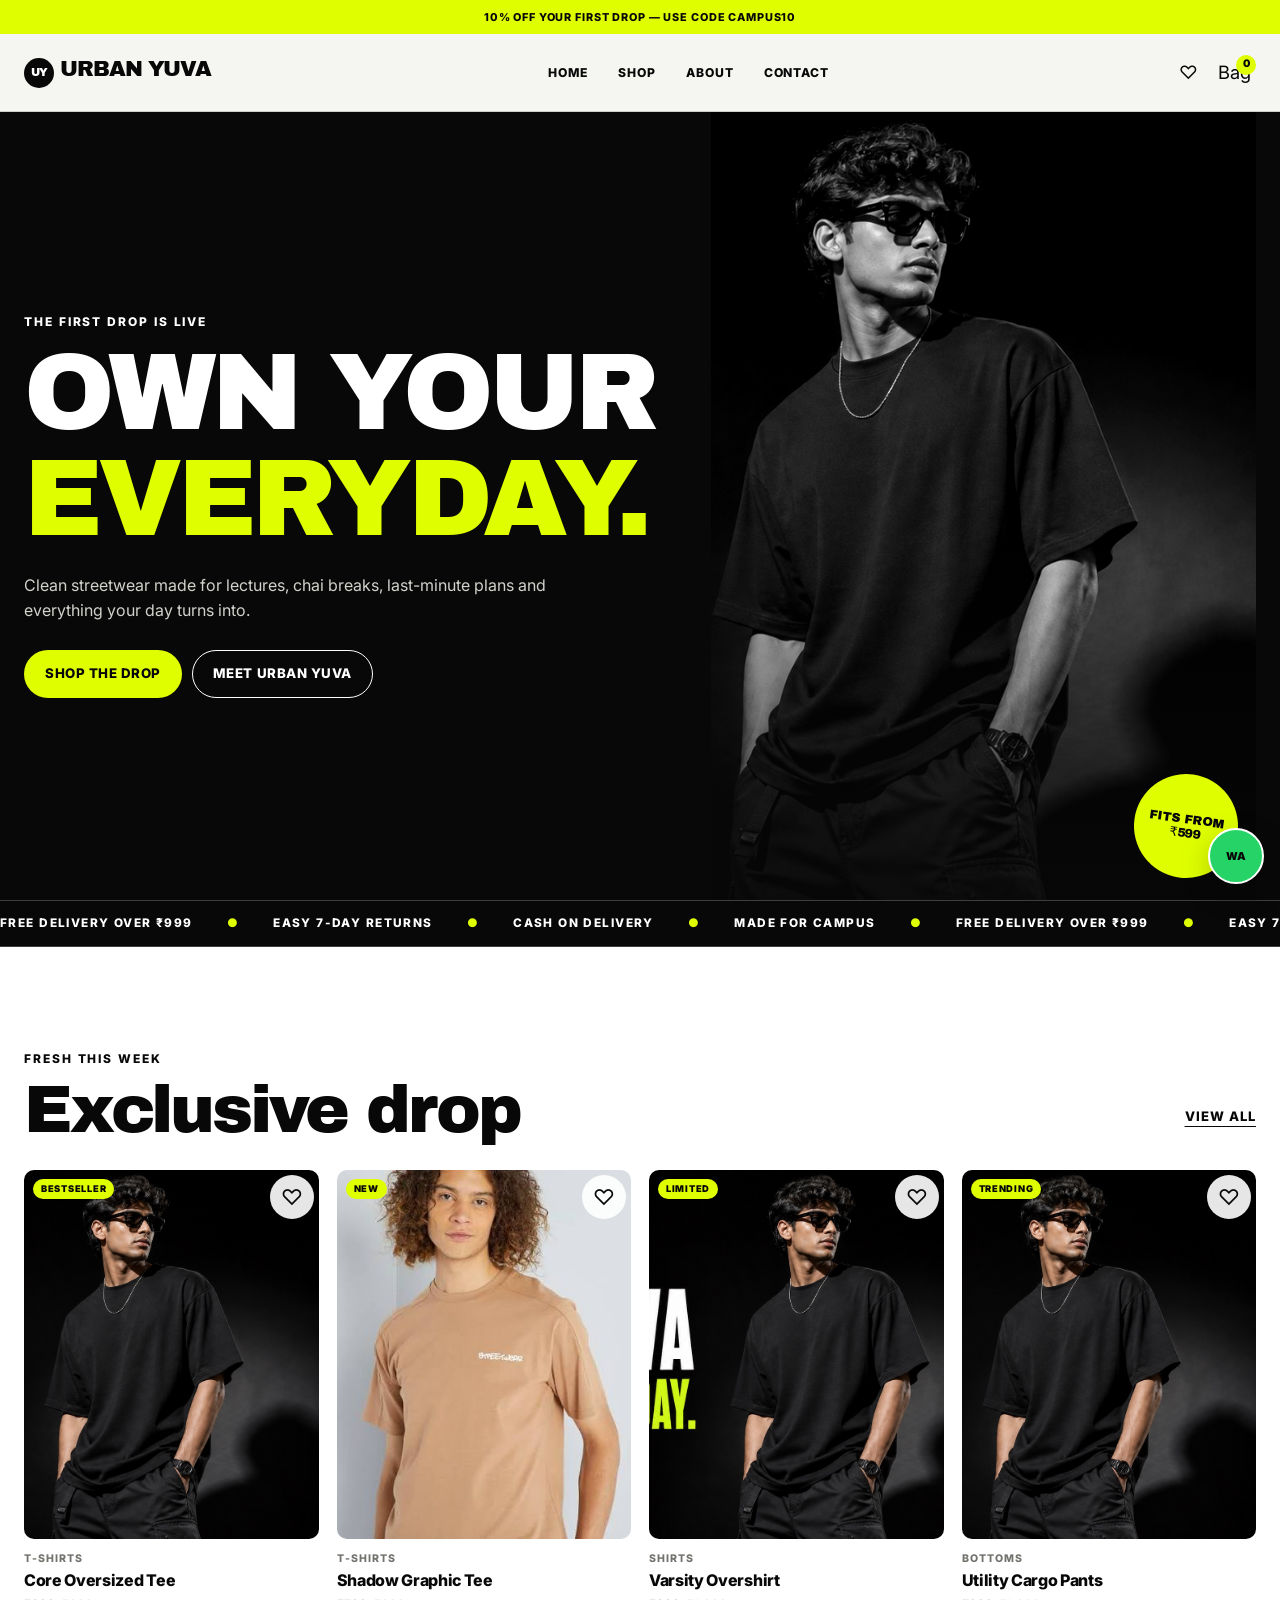
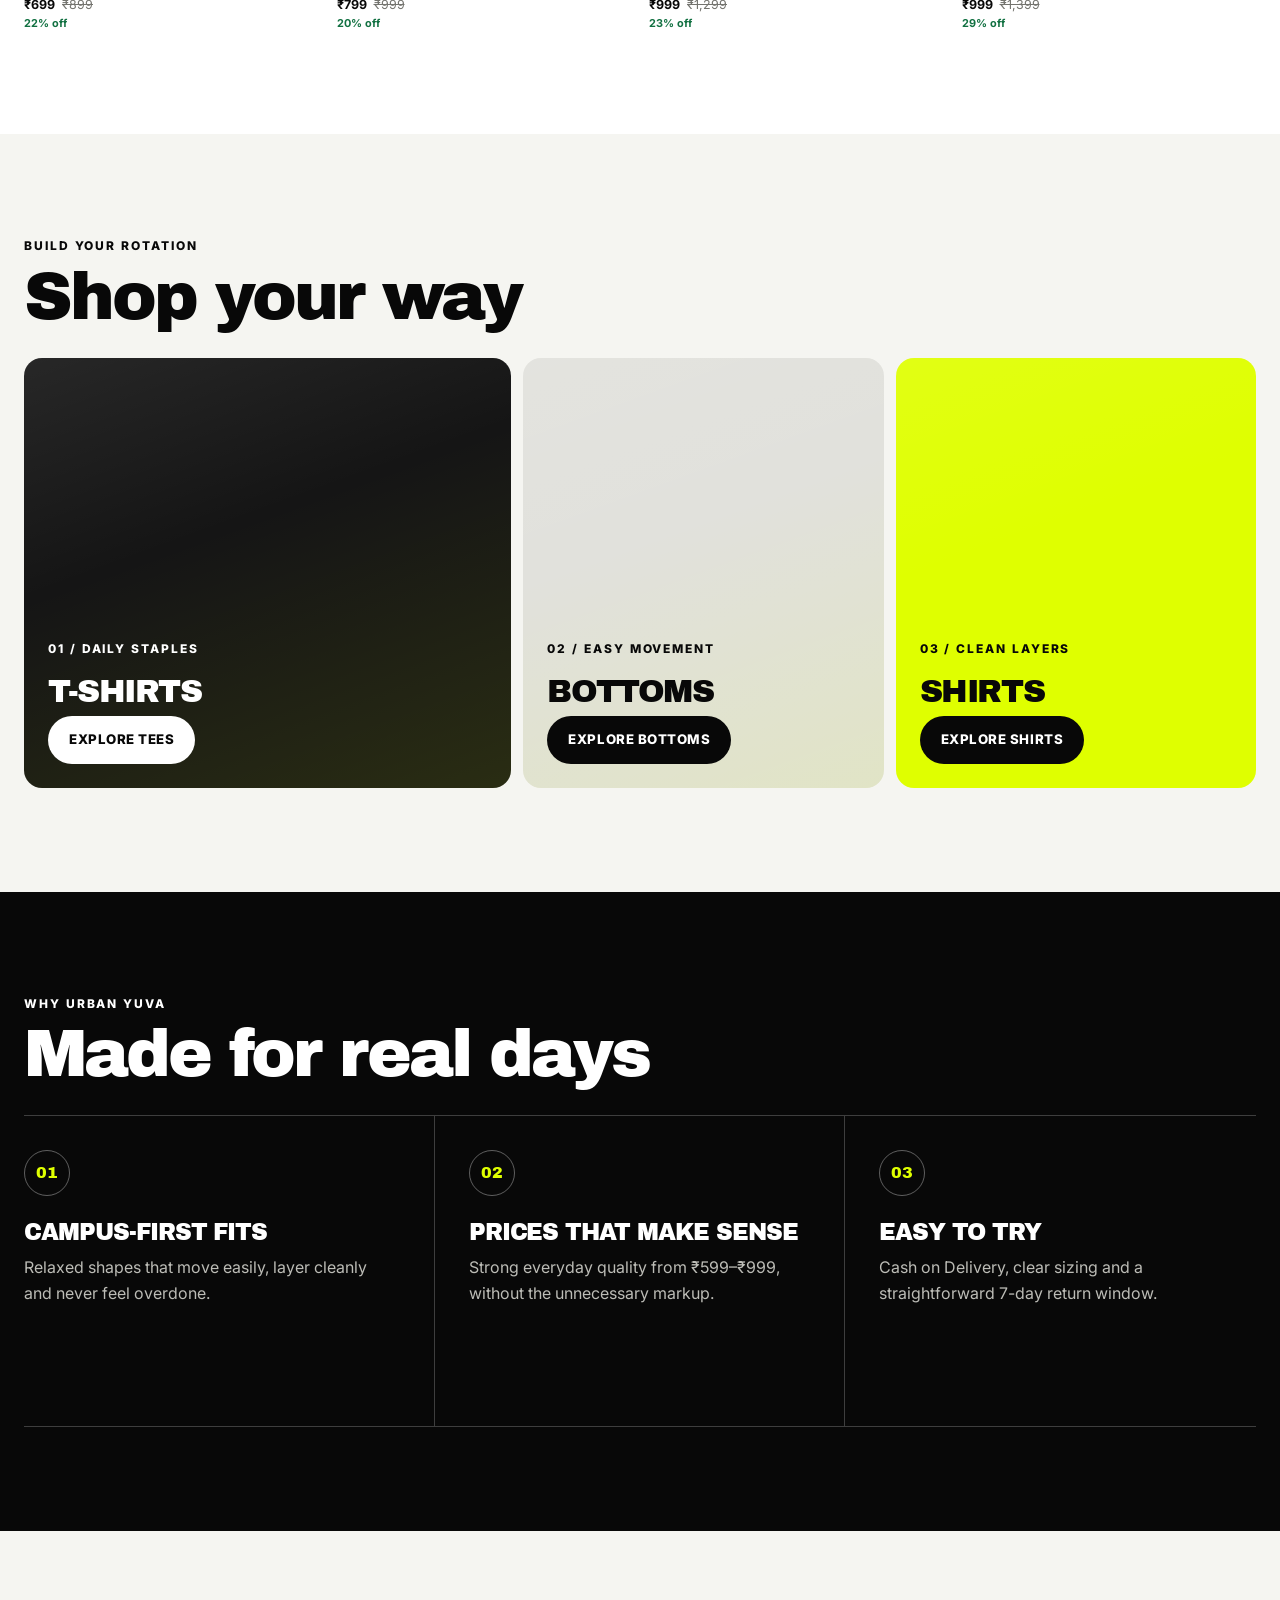
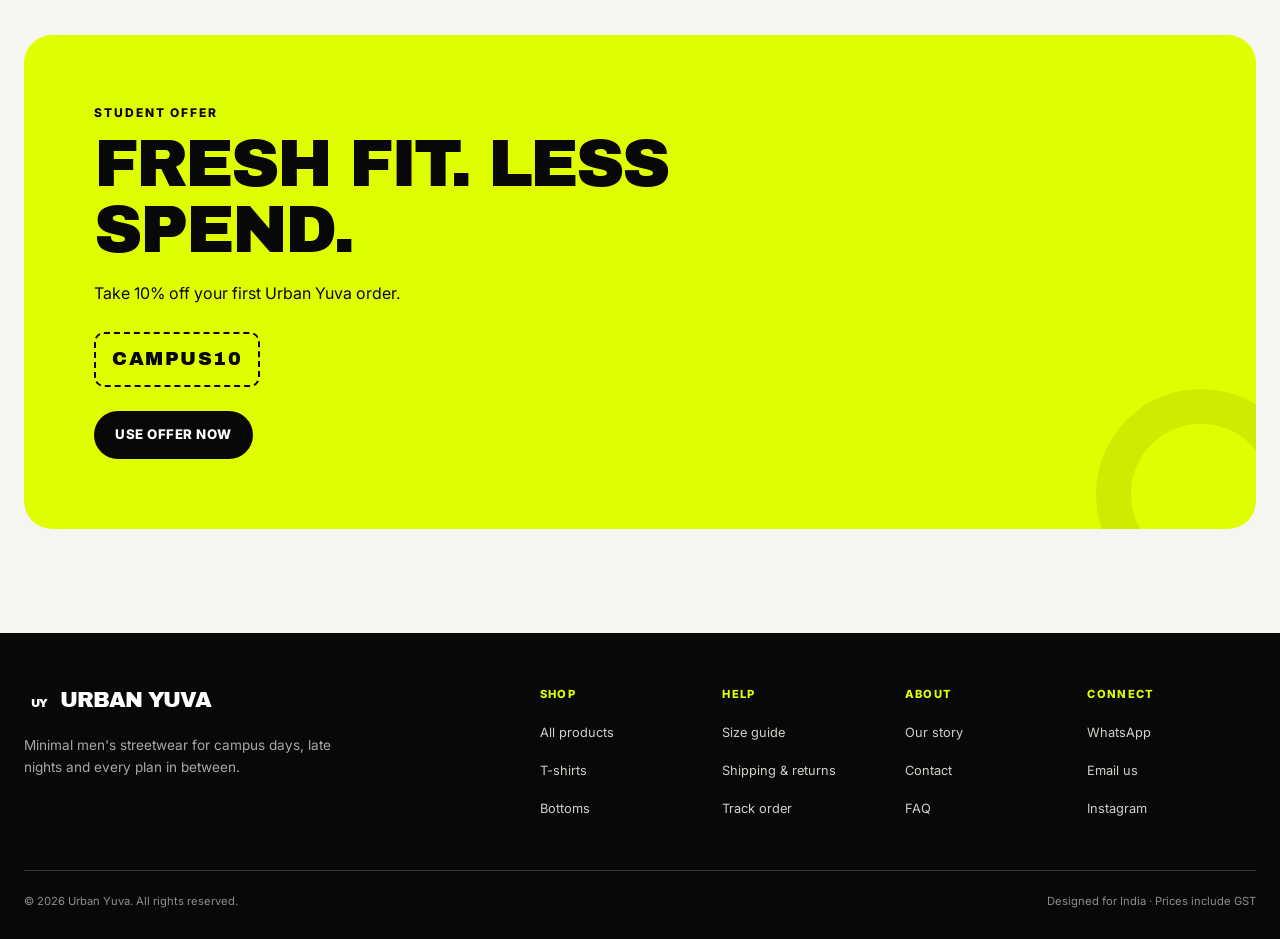
<file: index.html>
<!doctype html>
<html lang="en-IN">
<head>
  <meta charset="utf-8">
  <meta name="viewport" content="width=device-width, initial-scale=1">
  <title>Urban Yuva | Minimal Streetwear for College Life</title>
  <meta name="description" content="Shop affordable men's streetwear for college life. Discover oversized tees, cargos, shirts and everyday essentials from Urban Yuva.">
  <meta name="theme-color" content="#080808"><link rel="icon" href="images/favicon.svg" type="image/svg+xml">
  <meta property="og:title" content="Urban Yuva | Own Your Everyday">
  <meta property="og:description" content="Minimal men's streetwear for campus days, late nights and everything between.">
  <meta property="og:type" content="website">
  <meta property="og:image" content="https://your-domain.com/images/urban-yuva-og.png">
  <meta property="og:image:alt" content="Urban Yuva minimal black and white streetwear collection">
  <link rel="preconnect" href="https://fonts.googleapis.com">
  <link rel="preconnect" href="https://fonts.gstatic.com" crossorigin>
  <link href="https://fonts.googleapis.com/css2?family=Archivo+Black&amp;family=Inter:wght@400;500;600;700;800&amp;display=swap" rel="stylesheet">
  <link rel="stylesheet" href="css/style.css">
  <script src="js/products.js" defer></script>
  <script src="js/main.js" defer></script>
</head>
<body>
  <a class="skip-link" href="#main-content">Skip to content</a>

  <div class="announcement">10% off your first drop — use code CAMPUS10</div>
  <header class="site-header">
    <div class="container header-inner">
      <button class="menu-button" type="button" aria-label="Open menu" aria-expanded="false" data-menu-button><span></span><span></span></button>
      <a class="brand" href="index.html" aria-label="Urban Yuva home"><span>UY</span>Urban Yuva</a>
      <nav class="site-nav" aria-label="Main navigation" data-navigation>
        <a href="index.html" aria-current="page">Home</a>
        <a href="shop.html">Shop</a>
        <a href="about.html">About</a>
        <a href="contact.html">Contact</a>
      </nav>
      <div class="header-actions">
        <a class="header-action header-action--wishlist" href="shop.html?saved=1" aria-label="Browse wishlist items">♡</a>
        <a class="header-action" href="cart.html" aria-label="Open shopping cart">Bag<span class="cart-count" data-cart-count>0</span></a>
      </div>
    </div>
  </header>

  <main id="main-content">
    <section class="hero">
      <div class="container hero-grid">
        <div class="hero-copy">
          <p class="eyebrow">The first drop is live</p>
          <h1>Own your <span>everyday.</span></h1>
          <p>Clean streetwear made for lectures, chai breaks, last-minute plans and everything your day turns into.</p>
          <div class="hero-actions">
            <a class="button button--acid" href="shop.html">Shop the drop</a>
            <a class="button button--outline" href="about.html">Meet Urban Yuva</a>
          </div>
        </div>
        <div class="hero-visual">
          <img src="images/hero-streetwear.jpg" alt="Young Indian man wearing minimal black Urban Yuva streetwear" width="960" height="1200">
          <div class="hero-sticker">Fits from ₹599</div>
        </div>
      </div>
    </section>

    <div class="ticker" aria-label="Store benefits">
      <div class="ticker-track" aria-hidden="true">
        <span>Free delivery over ₹999</span><span>Easy 7-day returns</span><span>Cash on Delivery</span><span>Made for campus</span>
        <span>Free delivery over ₹999</span><span>Easy 7-day returns</span><span>Cash on Delivery</span><span>Made for campus</span>
      </div>
    </div>

    <section class="section section--white" aria-labelledby="featured-heading">
      <div class="container">
        <div class="section-heading">
          <div><p class="eyebrow">Fresh this week</p><h2 id="featured-heading">Exclusive drop</h2></div>
          <a class="text-link" href="shop.html">View all</a>
        </div>
        <div class="product-grid" data-featured-products></div>
      </div>
    </section>

    <section class="section" aria-labelledby="categories-heading">
      <div class="container">
        <div class="section-heading">
          <div><p class="eyebrow">Build your rotation</p><h2 id="categories-heading">Shop your way</h2></div>
        </div>
        <div class="category-grid">
          <a class="category-card" href="shop.html?category=T-Shirts">
            <div class="category-card__content"><p class="eyebrow">01 / Daily staples</p><h3>T-shirts</h3><span class="button button--light">Explore tees</span></div>
          </a>
          <a class="category-card" href="shop.html?category=Bottoms">
            <div class="category-card__content"><p class="eyebrow">02 / Easy movement</p><h3>Bottoms</h3><span class="button button--dark">Explore bottoms</span></div>
          </a>
          <a class="category-card" href="shop.html?category=Shirts">
            <div class="category-card__content"><p class="eyebrow">03 / Clean layers</p><h3>Shirts</h3><span class="button button--dark">Explore shirts</span></div>
          </a>
        </div>
      </div>
    </section>

    <section class="section section--dark" aria-labelledby="why-heading">
      <div class="container">
        <div class="section-heading"><div><p class="eyebrow">Why Urban Yuva</p><h2 id="why-heading">Made for real days</h2></div></div>
        <div class="why-grid">
          <article class="why-card"><span class="why-number">01</span><h3>Campus-first fits</h3><p>Relaxed shapes that move easily, layer cleanly and never feel overdone.</p></article>
          <article class="why-card"><span class="why-number">02</span><h3>Prices that make sense</h3><p>Strong everyday quality from ₹599–₹999, without the unnecessary markup.</p></article>
          <article class="why-card"><span class="why-number">03</span><h3>Easy to try</h3><p>Cash on Delivery, clear sizing and a straightforward 7-day return window.</p></article>
        </div>
      </div>
    </section>

    <section class="section">
      <div class="container">
        <div class="offer-panel">
          <p class="eyebrow">Student offer</p>
          <h2>Fresh fit. Less spend.</h2>
          <p>Take 10% off your first Urban Yuva order.</p>
          <div class="offer-code">CAMPUS10</div><br>
          <a class="button button--dark" href="shop.html">Use offer now</a>
        </div>
      </div>
    </section>
  </main>

  <footer class="site-footer">
    <div class="container">
      <div class="footer-grid">
        <div class="footer-brand"><a class="brand" href="index.html"><span>UY</span>Urban Yuva</a><p>Minimal men's streetwear for campus days, late nights and every plan in between.</p></div>
        <div class="footer-links">
          <div class="footer-column"><h2>Shop</h2><a href="shop.html">All products</a><a href="shop.html?category=T-Shirts">T-shirts</a><a href="shop.html?category=Bottoms">Bottoms</a></div>
          <div class="footer-column"><h2>Help</h2><a href="size-guide.html">Size guide</a><a href="shipping.html">Shipping & returns</a><a href="track-order.html">Track order</a></div>
          <div class="footer-column"><h2>About</h2><a href="about.html">Our story</a><a href="contact.html">Contact</a><a href="faq.html">FAQ</a></div>
          <div class="footer-column"><h2>Connect</h2><a data-whatsapp-link href="#" target="_blank" rel="noopener">WhatsApp</a><a href="mailto:hello@urbanyuva.in">Email us</a><a href="#">Instagram</a></div>
        </div>
      </div>
      <div class="footer-bottom"><span>© <span data-year></span> Urban Yuva. All rights reserved.</span><span>Designed for India · Prices include GST</span></div>
    </div>
  </footer>
  <a class="whatsapp-float" data-whatsapp-link href="#" target="_blank" rel="noopener" aria-label="Chat with Urban Yuva on WhatsApp">WA</a>
</body>
</html>
</file>
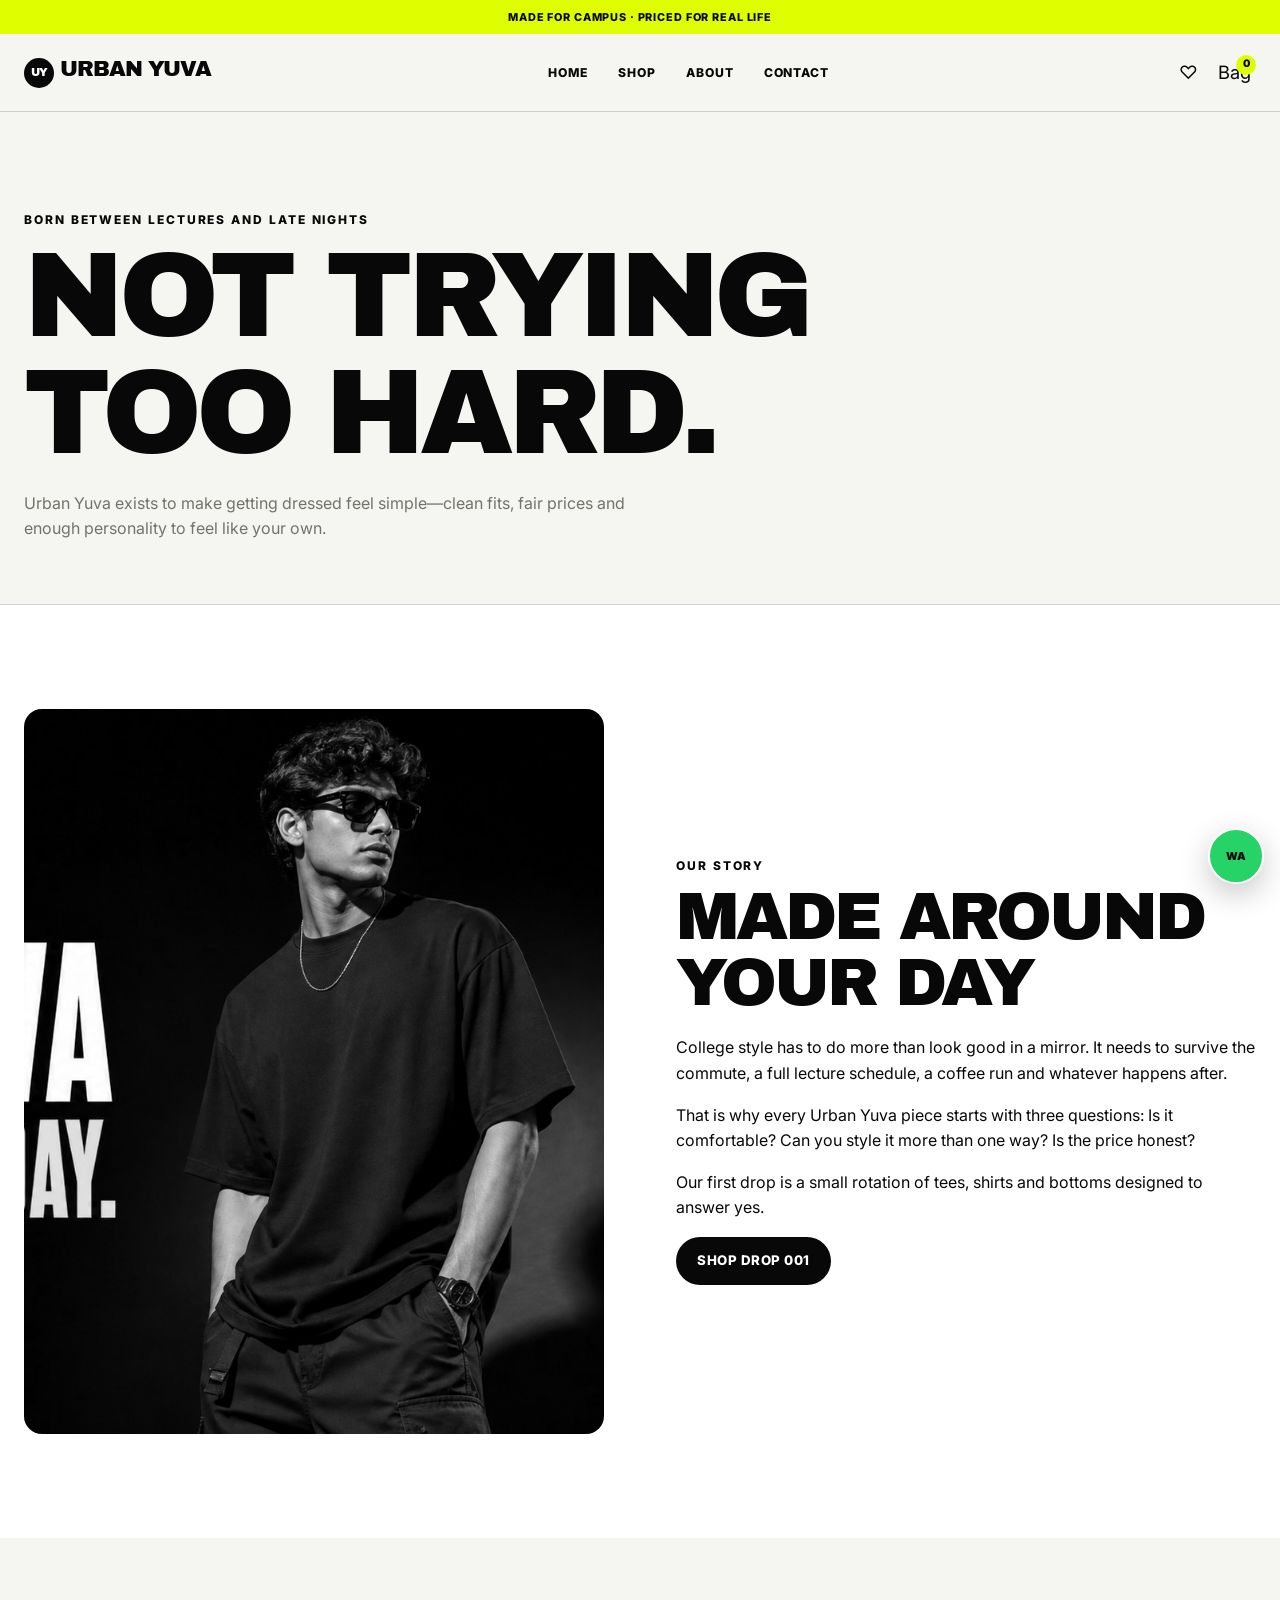
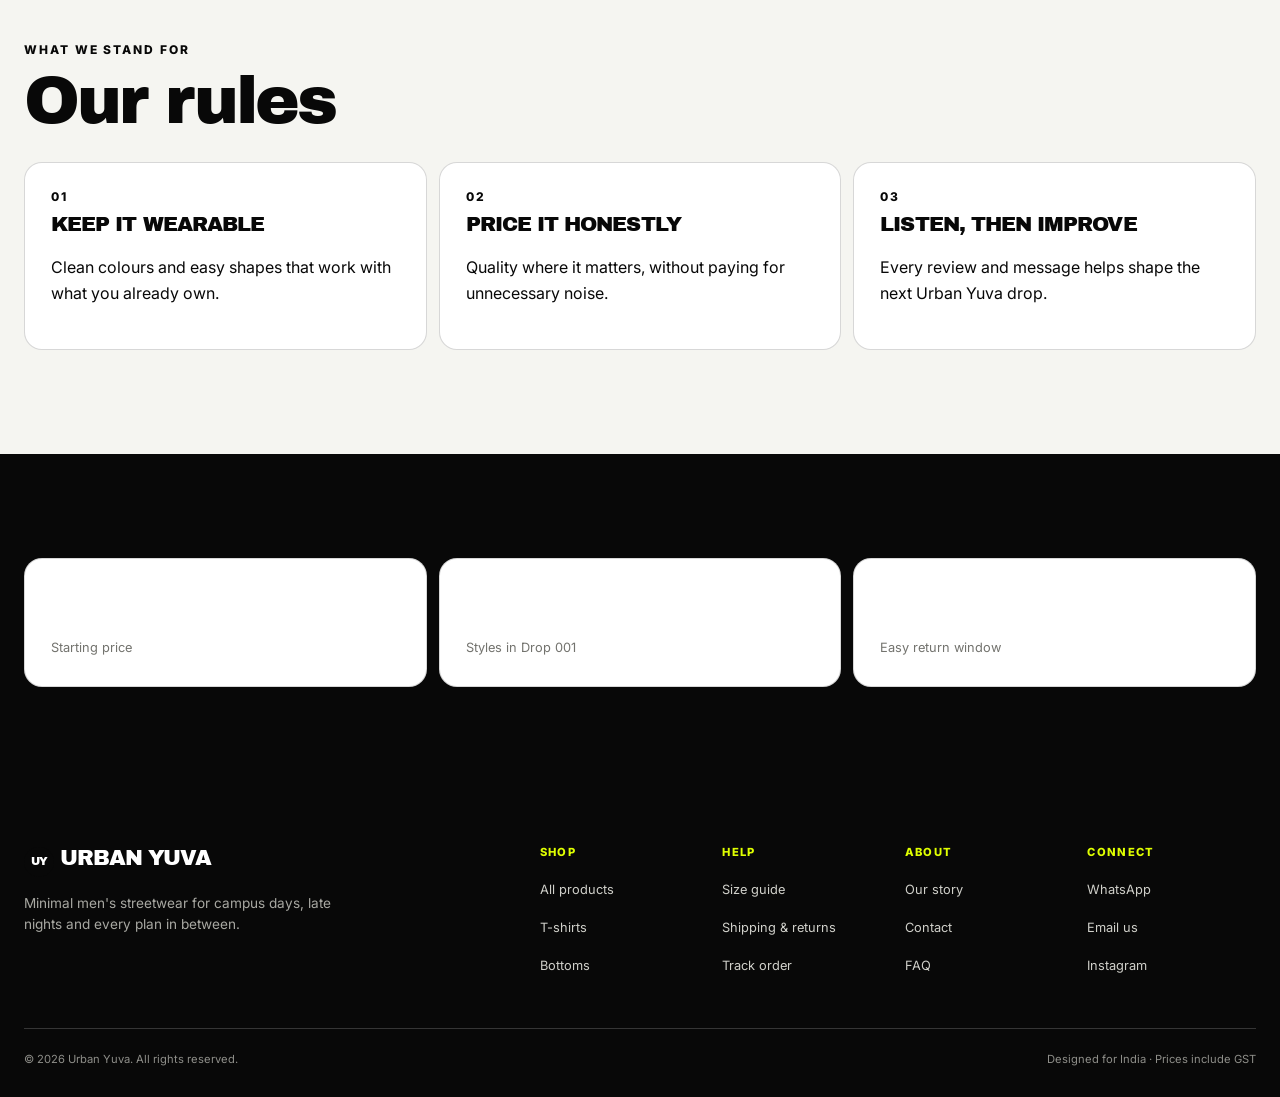
<file: about.html>
<!doctype html>
<html lang="en-IN">
<head>
  <meta charset="utf-8"><meta name="viewport" content="width=device-width, initial-scale=1">
  <title>About Urban Yuva | Streetwear Made for Campus</title>
  <meta name="description" content="Meet Urban Yuva, an Indian men's streetwear label creating clean, affordable everyday fits for college students.">
  <meta name="theme-color" content="#080808"><link rel="icon" href="images/favicon.svg" type="image/svg+xml"><meta property="og:title" content="About Urban Yuva"><meta property="og:description" content="Streetwear designed around the real rhythm of college life."><meta property="og:type" content="website"><meta property="og:image" content="https://your-domain.com/images/urban-yuva-og.png"><meta property="og:image:alt" content="Urban Yuva streetwear brand story">
  <link rel="preconnect" href="https://fonts.googleapis.com"><link rel="preconnect" href="https://fonts.gstatic.com" crossorigin><link href="https://fonts.googleapis.com/css2?family=Archivo+Black&amp;family=Inter:wght@400;500;600;700;800&amp;display=swap" rel="stylesheet"><link rel="stylesheet" href="css/style.css"><script src="js/products.js" defer></script><script src="js/main.js" defer></script>
</head>
<body>
  <a class="skip-link" href="#main-content">Skip to content</a><div class="announcement">Made for campus · Priced for real life</div>
  <header class="site-header"><div class="container header-inner"><button class="menu-button" type="button" aria-label="Open menu" aria-expanded="false" data-menu-button><span></span><span></span></button><a class="brand" href="index.html"><span>UY</span>Urban Yuva</a><nav class="site-nav" aria-label="Main navigation" data-navigation><a href="index.html">Home</a><a href="shop.html">Shop</a><a href="about.html" aria-current="page">About</a><a href="contact.html">Contact</a></nav><div class="header-actions"><a class="header-action header-action--wishlist" href="shop.html?saved=1" aria-label="Browse wishlist items">♡</a><a class="header-action" href="cart.html" aria-label="Open shopping cart">Bag<span class="cart-count" data-cart-count>0</span></a></div></div></header>
  <main id="main-content">
    <section class="page-hero"><div class="container"><p class="eyebrow">Born between lectures and late nights</p><h1>Not trying too hard.</h1><p>Urban Yuva exists to make getting dressed feel simple—clean fits, fair prices and enough personality to feel like your own.</p></div></section>
    <section class="section section--white"><div class="container split-story"><div class="story-image"><img src="images/about-streetwear.jpg" alt="Young Indian college friends in clean monochrome streetwear" width="900" height="1100"></div><div class="story-copy"><p class="eyebrow">Our story</p><h2>Made around your day</h2><p>College style has to do more than look good in a mirror. It needs to survive the commute, a full lecture schedule, a coffee run and whatever happens after.</p><p>That is why every Urban Yuva piece starts with three questions: Is it comfortable? Can you style it more than one way? Is the price honest?</p><p>Our first drop is a small rotation of tees, shirts and bottoms designed to answer yes.</p><a class="button button--dark" href="shop.html">Shop Drop 001</a></div></div></section>
    <section class="section"><div class="container"><div class="section-heading"><div><p class="eyebrow">What we stand for</p><h2>Our rules</h2></div></div><div class="values-grid"><article class="value-card"><p class="eyebrow">01</p><h3>Keep it wearable</h3><p>Clean colours and easy shapes that work with what you already own.</p></article><article class="value-card"><p class="eyebrow">02</p><h3>Price it honestly</h3><p>Quality where it matters, without paying for unnecessary noise.</p></article><article class="value-card"><p class="eyebrow">03</p><h3>Listen, then improve</h3><p>Every review and message helps shape the next Urban Yuva drop.</p></article></div></div></section>
    <section class="section section--dark"><div class="container"><div class="stats-grid"><div class="stat-card"><strong>₹599</strong><span>Starting price</span></div><div class="stat-card"><strong>8</strong><span>Styles in Drop 001</span></div><div class="stat-card"><strong>7 days</strong><span>Easy return window</span></div></div></div></section>
  </main>
  <footer class="site-footer"><div class="container"><div class="footer-grid"><div class="footer-brand"><a class="brand" href="index.html"><span>UY</span>Urban Yuva</a><p>Minimal men's streetwear for campus days, late nights and every plan in between.</p></div><div class="footer-links"><div class="footer-column"><h2>Shop</h2><a href="shop.html">All products</a><a href="shop.html?category=T-Shirts">T-shirts</a><a href="shop.html?category=Bottoms">Bottoms</a></div><div class="footer-column"><h2>Help</h2><a href="size-guide.html">Size guide</a><a href="shipping.html">Shipping & returns</a><a href="track-order.html">Track order</a></div><div class="footer-column"><h2>About</h2><a href="about.html">Our story</a><a href="contact.html">Contact</a><a href="faq.html">FAQ</a></div><div class="footer-column"><h2>Connect</h2><a data-whatsapp-link href="#" target="_blank" rel="noopener">WhatsApp</a><a href="mailto:hello@urbanyuva.in">Email us</a><a href="#">Instagram</a></div></div></div><div class="footer-bottom"><span>© <span data-year></span> Urban Yuva. All rights reserved.</span><span>Designed for India · Prices include GST</span></div></div></footer><a class="whatsapp-float" data-whatsapp-link href="#" target="_blank" rel="noopener" aria-label="Chat with Urban Yuva on WhatsApp">WA</a>
</body></html>
</file>
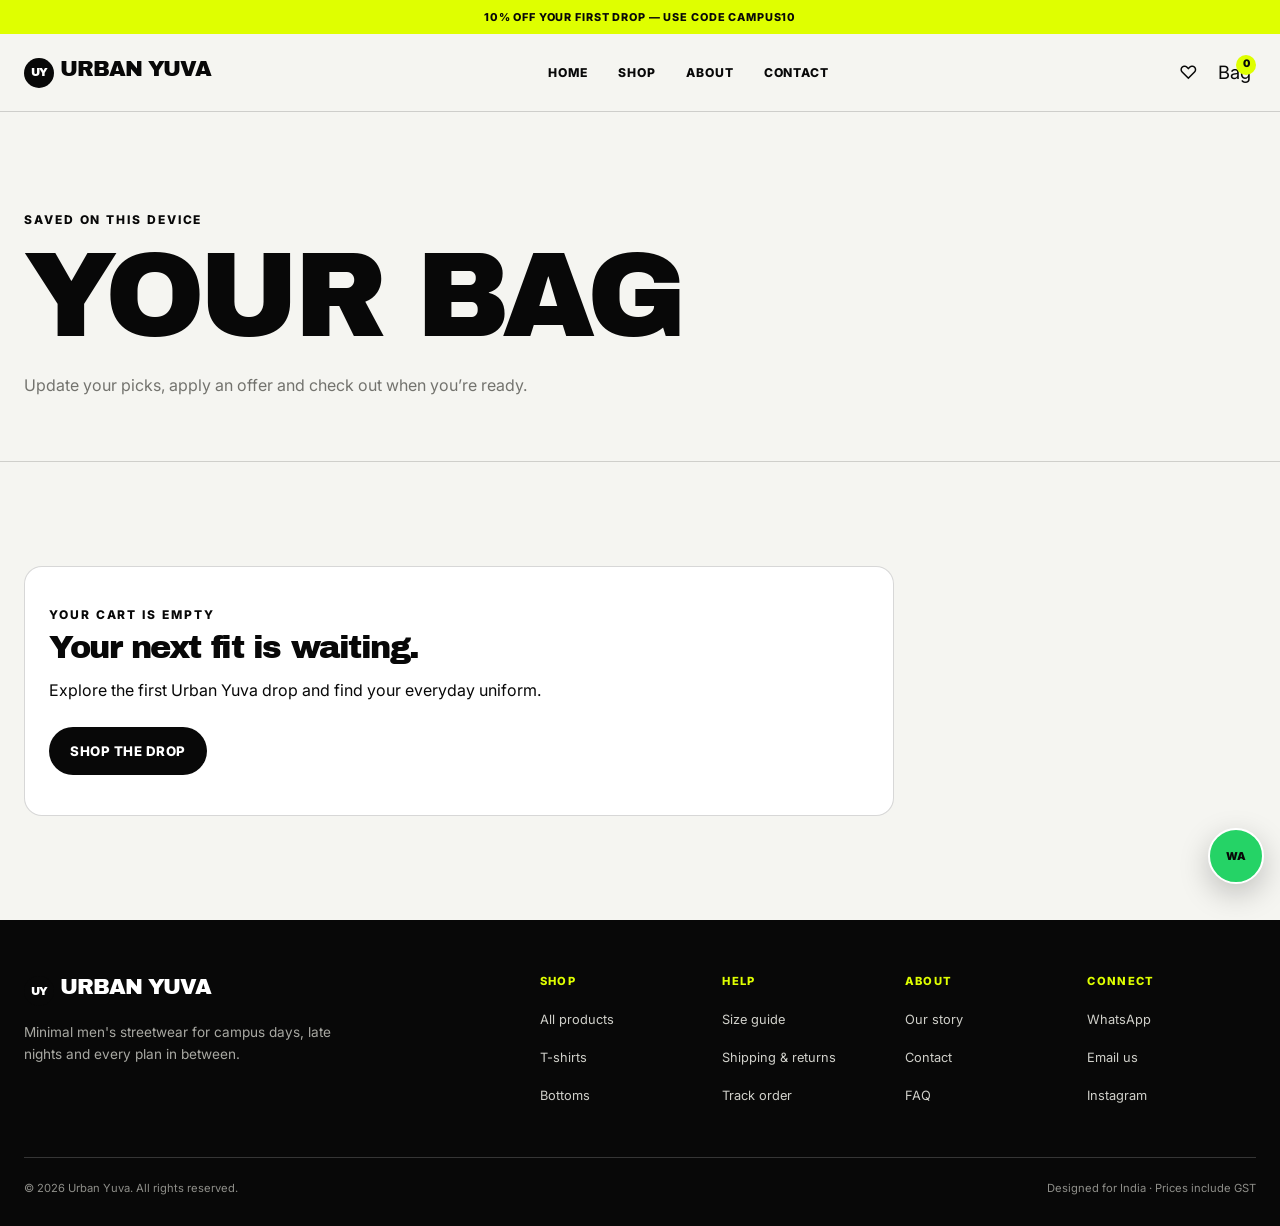
<file: cart.html>
<!doctype html>
<html lang="en-IN">
<head>
  <meta charset="utf-8"><meta name="viewport" content="width=device-width, initial-scale=1">
  <title>Your Shopping Cart | Urban Yuva</title>
  <meta name="description" content="Review your Urban Yuva cart, update quantities, apply a student coupon and continue to secure WhatsApp checkout.">
  <meta name="theme-color" content="#080808"><link rel="icon" href="images/favicon.svg" type="image/svg+xml">
  <meta property="og:title" content="Your Urban Yuva Cart"><meta property="og:description" content="Your selected campus streetwear, ready for checkout."><meta property="og:type" content="website"><meta property="og:image" content="https://your-domain.com/images/urban-yuva-og.png"><meta property="og:image:alt" content="Urban Yuva black and white streetwear collection">
  <link rel="preconnect" href="https://fonts.googleapis.com"><link rel="preconnect" href="https://fonts.gstatic.com" crossorigin><link href="https://fonts.googleapis.com/css2?family=Archivo+Black&amp;family=Inter:wght@400;500;600;700;800&amp;display=swap" rel="stylesheet"><link rel="stylesheet" href="css/style.css"><script src="js/products.js" defer></script><script src="js/main.js" defer></script>
</head>
<body>
  <a class="skip-link" href="#main-content">Skip to content</a><div class="announcement">10% off your first drop — use code CAMPUS10</div>
  <header class="site-header"><div class="container header-inner"><button class="menu-button" type="button" aria-label="Open menu" aria-expanded="false" data-menu-button><span></span><span></span></button><a class="brand" href="index.html"><span>UY</span>Urban Yuva</a><nav class="site-nav" aria-label="Main navigation" data-navigation><a href="index.html">Home</a><a href="shop.html">Shop</a><a href="about.html">About</a><a href="contact.html">Contact</a></nav><div class="header-actions"><a class="header-action header-action--wishlist" href="shop.html?saved=1" aria-label="Browse wishlist items">♡</a><a class="header-action" href="cart.html" aria-label="Open shopping cart">Bag<span class="cart-count" data-cart-count>0</span></a></div></div></header>
  <main id="main-content"><section class="page-hero"><div class="container"><p class="eyebrow">Saved on this device</p><h1>Your bag</h1><p>Update your picks, apply an offer and check out when you’re ready.</p></div></section><section class="section"><div class="container cart-layout"><div class="cart-items" data-cart-items></div><aside class="cart-summary" data-cart-summary aria-label="Order summary"></aside></div></section></main>
  <footer class="site-footer"><div class="container"><div class="footer-grid"><div class="footer-brand"><a class="brand" href="index.html"><span>UY</span>Urban Yuva</a><p>Minimal men's streetwear for campus days, late nights and every plan in between.</p></div><div class="footer-links"><div class="footer-column"><h2>Shop</h2><a href="shop.html">All products</a><a href="shop.html?category=T-Shirts">T-shirts</a><a href="shop.html?category=Bottoms">Bottoms</a></div><div class="footer-column"><h2>Help</h2><a href="size-guide.html">Size guide</a><a href="shipping.html">Shipping & returns</a><a href="track-order.html">Track order</a></div><div class="footer-column"><h2>About</h2><a href="about.html">Our story</a><a href="contact.html">Contact</a><a href="faq.html">FAQ</a></div><div class="footer-column"><h2>Connect</h2><a data-whatsapp-link href="#" target="_blank" rel="noopener">WhatsApp</a><a href="mailto:hello@urbanyuva.in">Email us</a><a href="#">Instagram</a></div></div></div><div class="footer-bottom"><span>© <span data-year></span> Urban Yuva. All rights reserved.</span><span>Designed for India · Prices include GST</span></div></div></footer>
  <a class="whatsapp-float" data-whatsapp-link href="#" target="_blank" rel="noopener" aria-label="Chat with Urban Yuva on WhatsApp">WA</a>
</body></html>
</file>
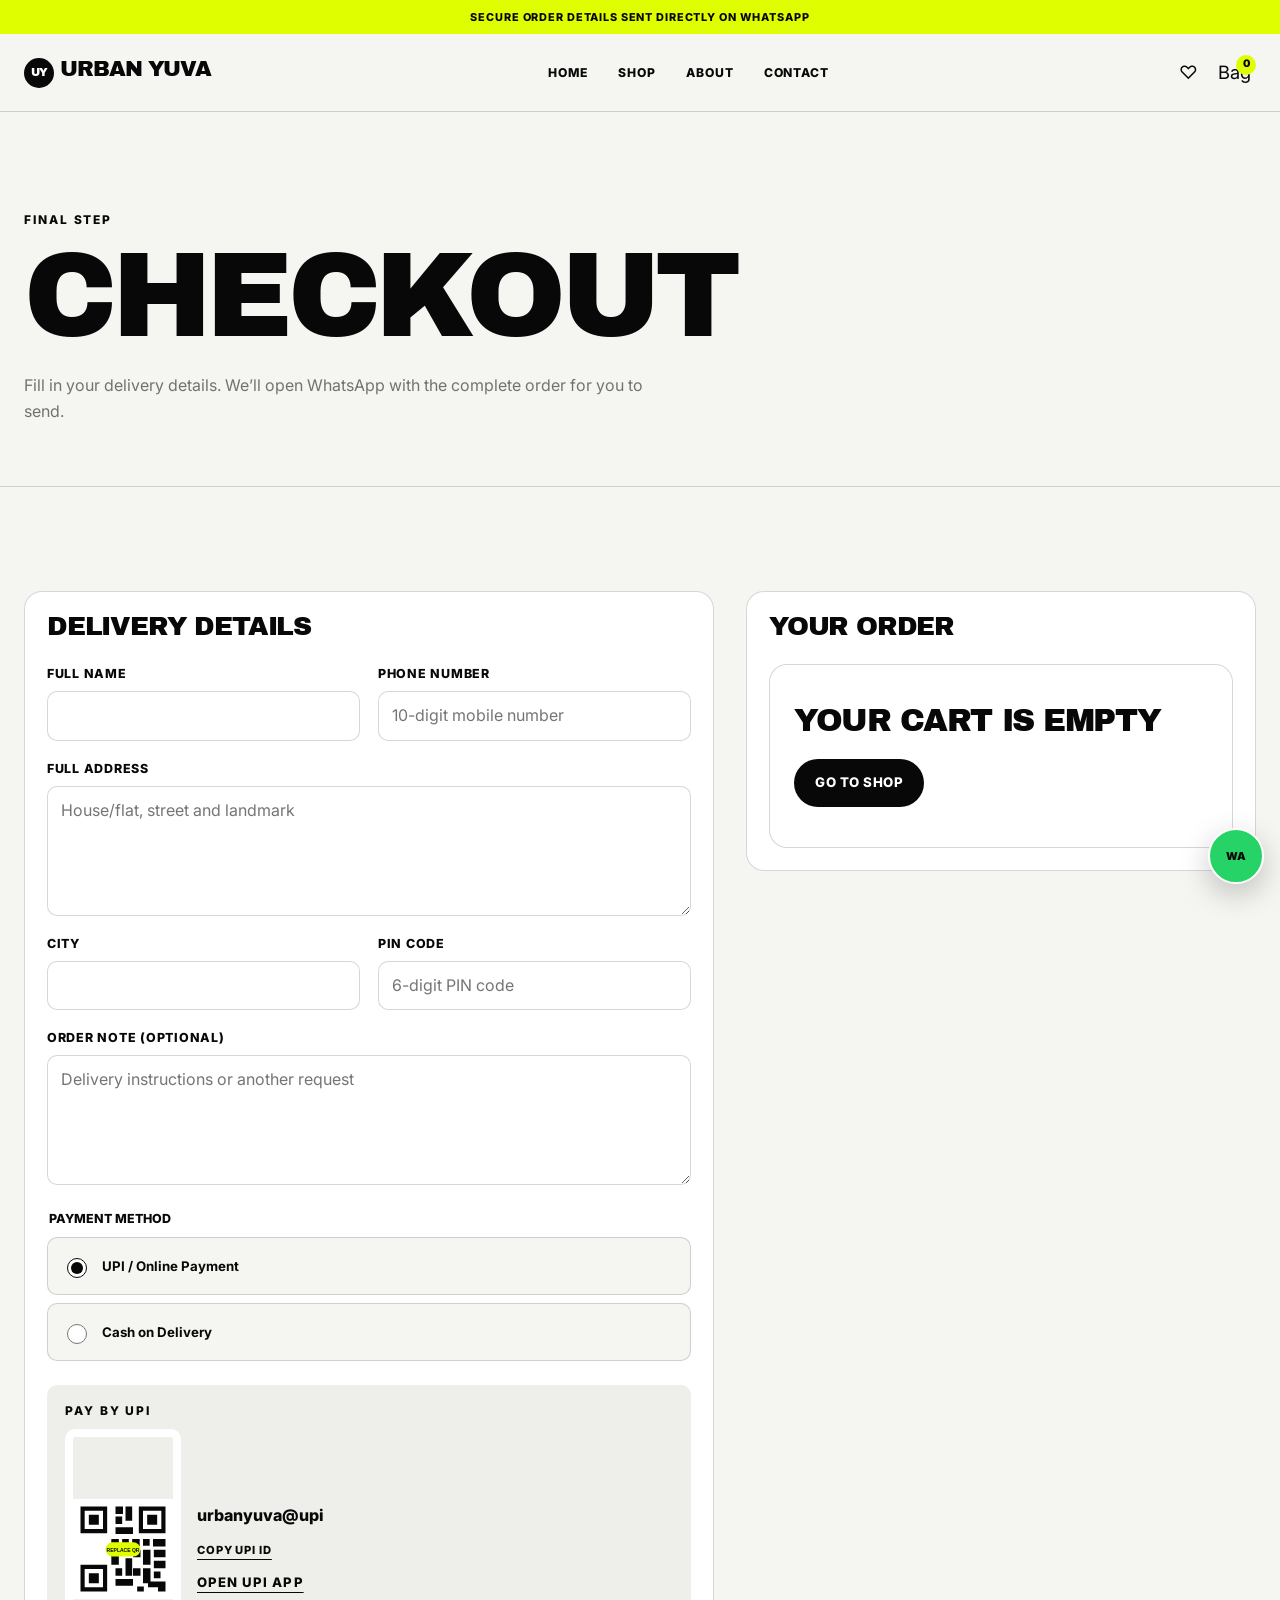
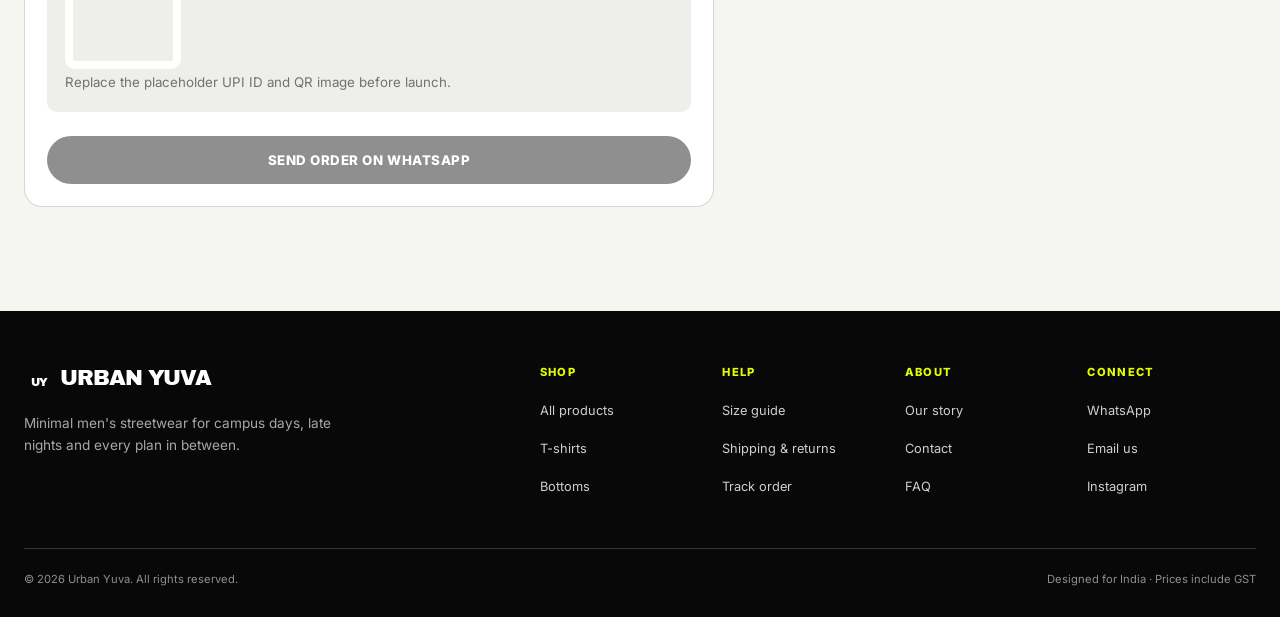
<file: checkout.html>
<!doctype html>
<html lang="en-IN">
<head>
  <meta charset="utf-8"><meta name="viewport" content="width=device-width, initial-scale=1">
  <title>Checkout Your Order | Urban Yuva</title>
  <meta name="description" content="Complete your Urban Yuva order using UPI or Cash on Delivery, then send your order securely through WhatsApp.">
  <meta name="theme-color" content="#080808"><link rel="icon" href="images/favicon.svg" type="image/svg+xml">
  <meta property="og:title" content="Urban Yuva Checkout"><meta property="og:description" content="Complete your order with UPI or Cash on Delivery."><meta property="og:type" content="website"><meta property="og:image" content="https://your-domain.com/images/urban-yuva-og.png"><meta property="og:image:alt" content="Urban Yuva minimal men's streetwear collection">
  <link rel="preconnect" href="https://fonts.googleapis.com"><link rel="preconnect" href="https://fonts.gstatic.com" crossorigin><link href="https://fonts.googleapis.com/css2?family=Archivo+Black&amp;family=Inter:wght@400;500;600;700;800&amp;display=swap" rel="stylesheet"><link rel="stylesheet" href="css/style.css"><script src="js/products.js" defer></script><script src="js/main.js" defer></script>
</head>
<body>
  <a class="skip-link" href="#main-content">Skip to content</a><div class="announcement">Secure order details sent directly on WhatsApp</div>
  <header class="site-header"><div class="container header-inner"><button class="menu-button" type="button" aria-label="Open menu" aria-expanded="false" data-menu-button><span></span><span></span></button><a class="brand" href="index.html"><span>UY</span>Urban Yuva</a><nav class="site-nav" aria-label="Main navigation" data-navigation><a href="index.html">Home</a><a href="shop.html">Shop</a><a href="about.html">About</a><a href="contact.html">Contact</a></nav><div class="header-actions"><a class="header-action header-action--wishlist" href="shop.html?saved=1" aria-label="Browse wishlist items">♡</a><a class="header-action" href="cart.html" aria-label="Open shopping cart">Bag<span class="cart-count" data-cart-count>0</span></a></div></div></header>
  <main id="main-content">
    <section class="page-hero"><div class="container"><p class="eyebrow">Final step</p><h1>Checkout</h1><p>Fill in your delivery details. We’ll open WhatsApp with the complete order for you to send.</p></div></section>
    <section class="section"><div class="container checkout-layout">
      <form class="checkout-form-card" data-checkout-form><h2>Delivery details</h2>
        <div class="form-grid">
          <div class="field"><label for="checkout-name">Full name</label><input id="checkout-name" name="name" autocomplete="name" required></div>
          <div class="field"><label for="checkout-phone">Phone number</label><input id="checkout-phone" name="phone" type="tel" inputmode="numeric" autocomplete="tel" pattern="[0-9]{10}" placeholder="10-digit mobile number" required></div>
          <div class="field field--full"><label for="checkout-address">Full address</label><textarea id="checkout-address" name="address" autocomplete="street-address" placeholder="House/flat, street and landmark" required></textarea></div>
          <div class="field"><label for="checkout-city">City</label><input id="checkout-city" name="city" autocomplete="address-level2" required></div>
          <div class="field"><label for="checkout-pincode">PIN code</label><input id="checkout-pincode" name="pincode" inputmode="numeric" autocomplete="postal-code" pattern="[0-9]{6}" placeholder="6-digit PIN code" required></div>
          <div class="field field--full"><label for="checkout-note">Order note (optional)</label><textarea id="checkout-note" name="note" placeholder="Delivery instructions or another request"></textarea></div>
        </div>
        <fieldset class="payment-options"><legend>Payment method</legend><label class="radio-card"><input type="radio" name="paymentMethod" value="UPI / Online Payment" checked> UPI / Online Payment</label><label class="radio-card"><input type="radio" name="paymentMethod" value="Cash on Delivery"> Cash on Delivery</label></fieldset>
        <div class="upi-section" data-upi-section><p class="eyebrow">Pay by UPI</p><div class="upi-grid"><img src="images/upi-qr-placeholder.svg" alt="Placeholder QR code for Urban Yuva UPI payment" width="240" height="240"><div><p class="upi-id" data-upi-id>urbanyuva@upi</p><button class="text-button" type="button" data-copy-upi>Copy UPI ID</button><br><a class="text-link" data-upi-payment-link href="#">Open UPI app</a></div></div><small class="muted">Replace the placeholder UPI ID and QR image before launch.</small></div>
        <button class="button button--dark button--wide" type="submit">Send order on WhatsApp</button>
      </form>
      <aside class="checkout-summary-card" aria-label="Order summary"><h2>Your order</h2><div data-checkout-summary></div></aside>
    </div></section>
  </main>
  <footer class="site-footer"><div class="container"><div class="footer-grid"><div class="footer-brand"><a class="brand" href="index.html"><span>UY</span>Urban Yuva</a><p>Minimal men's streetwear for campus days, late nights and every plan in between.</p></div><div class="footer-links"><div class="footer-column"><h2>Shop</h2><a href="shop.html">All products</a><a href="shop.html?category=T-Shirts">T-shirts</a><a href="shop.html?category=Bottoms">Bottoms</a></div><div class="footer-column"><h2>Help</h2><a href="size-guide.html">Size guide</a><a href="shipping.html">Shipping & returns</a><a href="track-order.html">Track order</a></div><div class="footer-column"><h2>About</h2><a href="about.html">Our story</a><a href="contact.html">Contact</a><a href="faq.html">FAQ</a></div><div class="footer-column"><h2>Connect</h2><a data-whatsapp-link href="#" target="_blank" rel="noopener">WhatsApp</a><a href="mailto:hello@urbanyuva.in">Email us</a><a href="#">Instagram</a></div></div></div><div class="footer-bottom"><span>© <span data-year></span> Urban Yuva. All rights reserved.</span><span>Designed for India · Prices include GST</span></div></div></footer>
  <a class="whatsapp-float" data-whatsapp-link href="#" target="_blank" rel="noopener" aria-label="Chat with Urban Yuva on WhatsApp">WA</a>
</body></html>
</file>
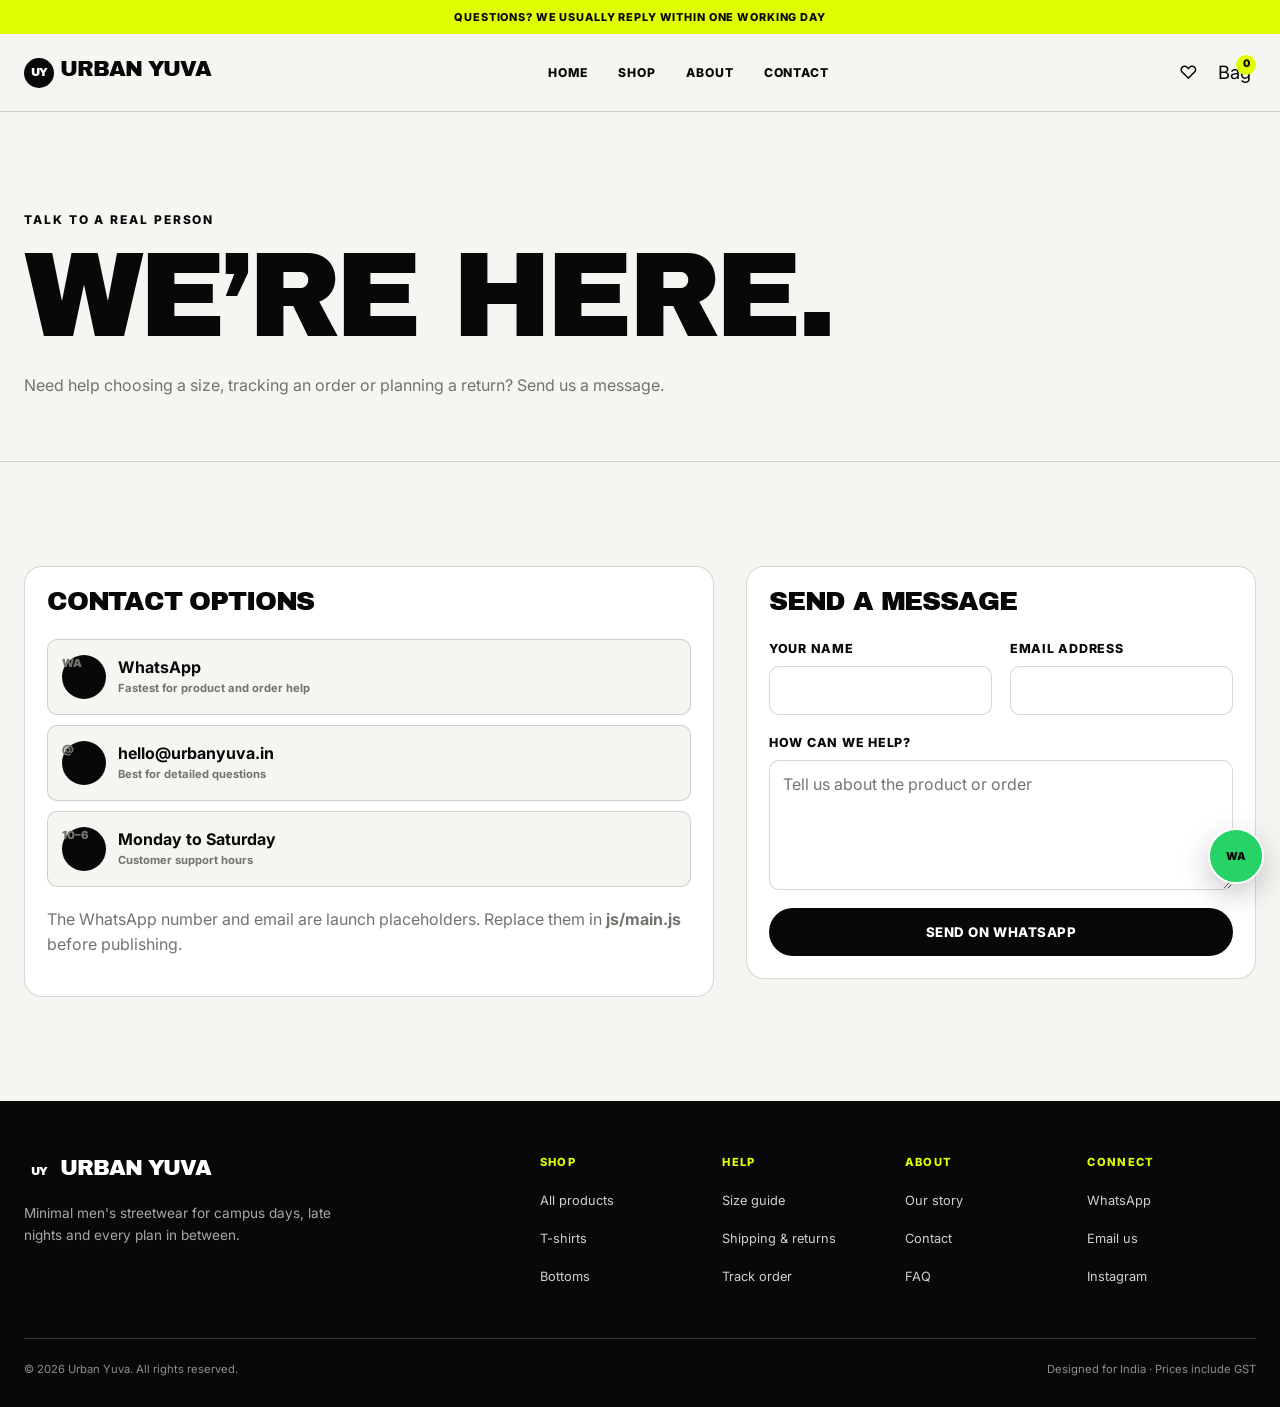
<file: contact.html>
<!doctype html>
<html lang="en-IN">
<head>
  <meta charset="utf-8"><meta name="viewport" content="width=device-width, initial-scale=1">
  <title>Contact Urban Yuva | WhatsApp and Email Support</title>
  <meta name="description" content="Contact Urban Yuva on WhatsApp or email for sizing, products, delivery, returns and order support.">
  <meta name="theme-color" content="#080808"><link rel="icon" href="images/favicon.svg" type="image/svg+xml"><meta property="og:title" content="Contact Urban Yuva"><meta property="og:description" content="Questions about sizing, delivery or an order? We are here to help."><meta property="og:type" content="website"><meta property="og:image" content="https://your-domain.com/images/urban-yuva-og.png"><meta property="og:image:alt" content="Contact Urban Yuva customer support">
  <link rel="preconnect" href="https://fonts.googleapis.com"><link rel="preconnect" href="https://fonts.gstatic.com" crossorigin><link href="https://fonts.googleapis.com/css2?family=Archivo+Black&amp;family=Inter:wght@400;500;600;700;800&amp;display=swap" rel="stylesheet"><link rel="stylesheet" href="css/style.css"><script src="js/products.js" defer></script><script src="js/main.js" defer></script>
</head>
<body>
  <a class="skip-link" href="#main-content">Skip to content</a><div class="announcement">Questions? We usually reply within one working day</div>
  <header class="site-header"><div class="container header-inner"><button class="menu-button" type="button" aria-label="Open menu" aria-expanded="false" data-menu-button><span></span><span></span></button><a class="brand" href="index.html"><span>UY</span>Urban Yuva</a><nav class="site-nav" aria-label="Main navigation" data-navigation><a href="index.html">Home</a><a href="shop.html">Shop</a><a href="about.html">About</a><a href="contact.html" aria-current="page">Contact</a></nav><div class="header-actions"><a class="header-action header-action--wishlist" href="shop.html?saved=1" aria-label="Browse wishlist items">♡</a><a class="header-action" href="cart.html" aria-label="Open shopping cart">Bag<span class="cart-count" data-cart-count>0</span></a></div></div></header>
  <main id="main-content">
    <section class="page-hero"><div class="container"><p class="eyebrow">Talk to a real person</p><h1>We’re here.</h1><p>Need help choosing a size, tracking an order or planning a return? Send us a message.</p></div></section>
    <section class="section"><div class="container contact-layout">
      <div class="contact-card"><h2>Contact options</h2><div class="contact-methods"><a class="contact-method" data-whatsapp-link href="#" target="_blank" rel="noopener"><span class="contact-method__icon">WA</span><strong>WhatsApp<span>Fastest for product and order help</span></strong></a><a class="contact-method" href="mailto:hello@urbanyuva.in"><span class="contact-method__icon">@</span><strong>hello@urbanyuva.in<span>Best for detailed questions</span></strong></a><div class="contact-method"><span class="contact-method__icon">10–6</span><strong>Monday to Saturday<span>Customer support hours</span></strong></div></div><p class="muted" style="margin-top:20px">The WhatsApp number and email are launch placeholders. Replace them in <strong>js/main.js</strong> before publishing.</p></div>
      <form class="contact-card" data-contact-form><h2>Send a message</h2><div class="form-grid"><div class="field"><label for="contact-name">Your name</label><input id="contact-name" name="name" autocomplete="name" required></div><div class="field"><label for="contact-email">Email address</label><input id="contact-email" name="email" type="email" autocomplete="email" required></div><div class="field field--full"><label for="contact-message">How can we help?</label><textarea id="contact-message" name="message" placeholder="Tell us about the product or order" required></textarea></div><div class="field--full"><button class="button button--dark button--wide" type="submit">Send on WhatsApp</button></div></div></form>
    </div></section>
  </main>
  <footer class="site-footer"><div class="container"><div class="footer-grid"><div class="footer-brand"><a class="brand" href="index.html"><span>UY</span>Urban Yuva</a><p>Minimal men's streetwear for campus days, late nights and every plan in between.</p></div><div class="footer-links"><div class="footer-column"><h2>Shop</h2><a href="shop.html">All products</a><a href="shop.html?category=T-Shirts">T-shirts</a><a href="shop.html?category=Bottoms">Bottoms</a></div><div class="footer-column"><h2>Help</h2><a href="size-guide.html">Size guide</a><a href="shipping.html">Shipping & returns</a><a href="track-order.html">Track order</a></div><div class="footer-column"><h2>About</h2><a href="about.html">Our story</a><a href="contact.html">Contact</a><a href="faq.html">FAQ</a></div><div class="footer-column"><h2>Connect</h2><a data-whatsapp-link href="#" target="_blank" rel="noopener">WhatsApp</a><a href="mailto:hello@urbanyuva.in">Email us</a><a href="#">Instagram</a></div></div></div><div class="footer-bottom"><span>© <span data-year></span> Urban Yuva. All rights reserved.</span><span>Designed for India · Prices include GST</span></div></div></footer><a class="whatsapp-float" data-whatsapp-link href="#" target="_blank" rel="noopener" aria-label="Chat with Urban Yuva on WhatsApp">WA</a>
</body></html>
</file>
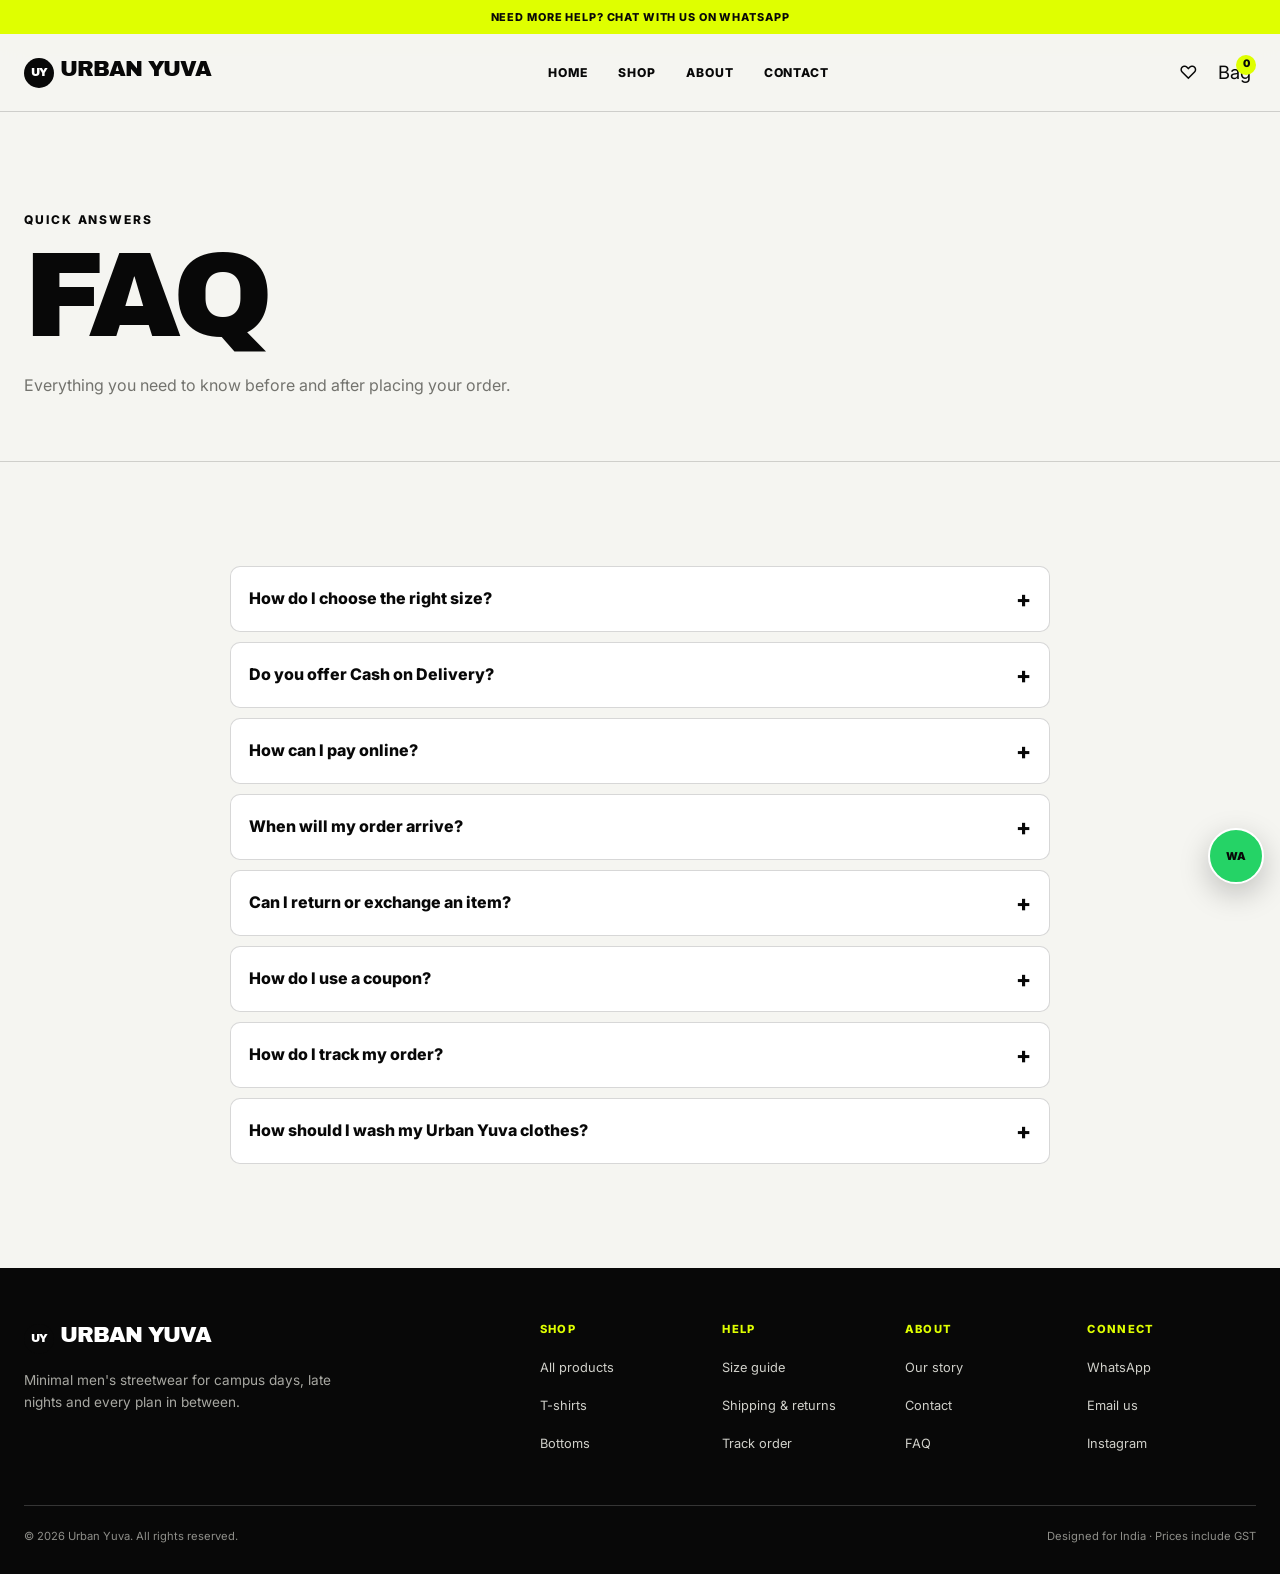
<file: faq.html>
<!doctype html>
<html lang="en-IN">
<head>
  <meta charset="utf-8"><meta name="viewport" content="width=device-width, initial-scale=1">
  <title>Frequently Asked Questions | Urban Yuva</title>
  <meta name="description" content="Find answers about Urban Yuva sizing, payments, Cash on Delivery, shipping, returns, exchanges and order support.">
  <meta name="theme-color" content="#080808"><link rel="icon" href="images/favicon.svg" type="image/svg+xml"><meta property="og:title" content="Urban Yuva FAQs"><meta property="og:description" content="Quick answers about sizing, orders, payments and returns."><meta property="og:type" content="website"><meta property="og:image" content="https://your-domain.com/images/urban-yuva-og.png"><meta property="og:image:alt" content="Urban Yuva frequently asked questions">
  <link rel="preconnect" href="https://fonts.googleapis.com"><link rel="preconnect" href="https://fonts.gstatic.com" crossorigin><link href="https://fonts.googleapis.com/css2?family=Archivo+Black&amp;family=Inter:wght@400;500;600;700;800&amp;display=swap" rel="stylesheet"><link rel="stylesheet" href="css/style.css"><script src="js/products.js" defer></script><script src="js/main.js" defer></script>
</head>
<body>
  <a class="skip-link" href="#main-content">Skip to content</a><div class="announcement">Need more help? Chat with us on WhatsApp</div>
  <header class="site-header"><div class="container header-inner"><button class="menu-button" type="button" aria-label="Open menu" aria-expanded="false" data-menu-button><span></span><span></span></button><a class="brand" href="index.html"><span>UY</span>Urban Yuva</a><nav class="site-nav" aria-label="Main navigation" data-navigation><a href="index.html">Home</a><a href="shop.html">Shop</a><a href="about.html">About</a><a href="contact.html">Contact</a></nav><div class="header-actions"><a class="header-action header-action--wishlist" href="shop.html?saved=1" aria-label="Browse wishlist items">♡</a><a class="header-action" href="cart.html" aria-label="Open shopping cart">Bag<span class="cart-count" data-cart-count>0</span></a></div></div></header>
  <main id="main-content"><section class="page-hero"><div class="container"><p class="eyebrow">Quick answers</p><h1>FAQ</h1><p>Everything you need to know before and after placing your order.</p></div></section><section class="section"><div class="content-narrow"><div class="accordion-list">
    <details><summary>How do I choose the right size?</summary><p>Open our Size Guide and compare the garment measurements with a similar piece you already own. If you are between sizes and prefer a relaxed fit, choose the larger size.</p></details>
    <details><summary>Do you offer Cash on Delivery?</summary><p>Yes. Select Cash on Delivery during checkout. Some PIN codes or high-value orders may require a quick WhatsApp confirmation before dispatch.</p></details>
    <details><summary>How can I pay online?</summary><p>Choose UPI at checkout, pay using the displayed UPI ID or QR code, then send your order details on WhatsApp. Replace the placeholder UPI details before launch.</p></details>
    <details><summary>When will my order arrive?</summary><p>Orders are normally dispatched in 1–2 working days and delivered in 3–7 working days, depending on your PIN code.</p></details>
    <details><summary>Can I return or exchange an item?</summary><p>Unused, unwashed items with original tags can be requested for return or size exchange within 7 days of delivery. See Shipping & Returns for the full conditions.</p></details>
    <details><summary>How do I use a coupon?</summary><p>Enter the coupon on the cart page and tap Apply. Use CAMPUS10 for 10% off your first order.</p></details>
    <details><summary>How do I track my order?</summary><p>Use the Track Order page with your order ID. Until courier tracking is connected, send the order ID to us on WhatsApp for a live update.</p></details>
    <details><summary>How should I wash my Urban Yuva clothes?</summary><p>Wash similar colours together in cold water, use mild detergent and dry in shade. Turn printed T-shirts inside out and avoid ironing directly on prints.</p></details>
  </div></div></section></main>
  <footer class="site-footer"><div class="container"><div class="footer-grid"><div class="footer-brand"><a class="brand" href="index.html"><span>UY</span>Urban Yuva</a><p>Minimal men's streetwear for campus days, late nights and every plan in between.</p></div><div class="footer-links"><div class="footer-column"><h2>Shop</h2><a href="shop.html">All products</a><a href="shop.html?category=T-Shirts">T-shirts</a><a href="shop.html?category=Bottoms">Bottoms</a></div><div class="footer-column"><h2>Help</h2><a href="size-guide.html">Size guide</a><a href="shipping.html">Shipping & returns</a><a href="track-order.html">Track order</a></div><div class="footer-column"><h2>About</h2><a href="about.html">Our story</a><a href="contact.html">Contact</a><a href="faq.html">FAQ</a></div><div class="footer-column"><h2>Connect</h2><a data-whatsapp-link href="#" target="_blank" rel="noopener">WhatsApp</a><a href="mailto:hello@urbanyuva.in">Email us</a><a href="#">Instagram</a></div></div></div><div class="footer-bottom"><span>© <span data-year></span> Urban Yuva. All rights reserved.</span><span>Designed for India · Prices include GST</span></div></div></footer><a class="whatsapp-float" data-whatsapp-link href="#" target="_blank" rel="noopener" aria-label="Chat with Urban Yuva on WhatsApp">WA</a>
</body></html>
</file>
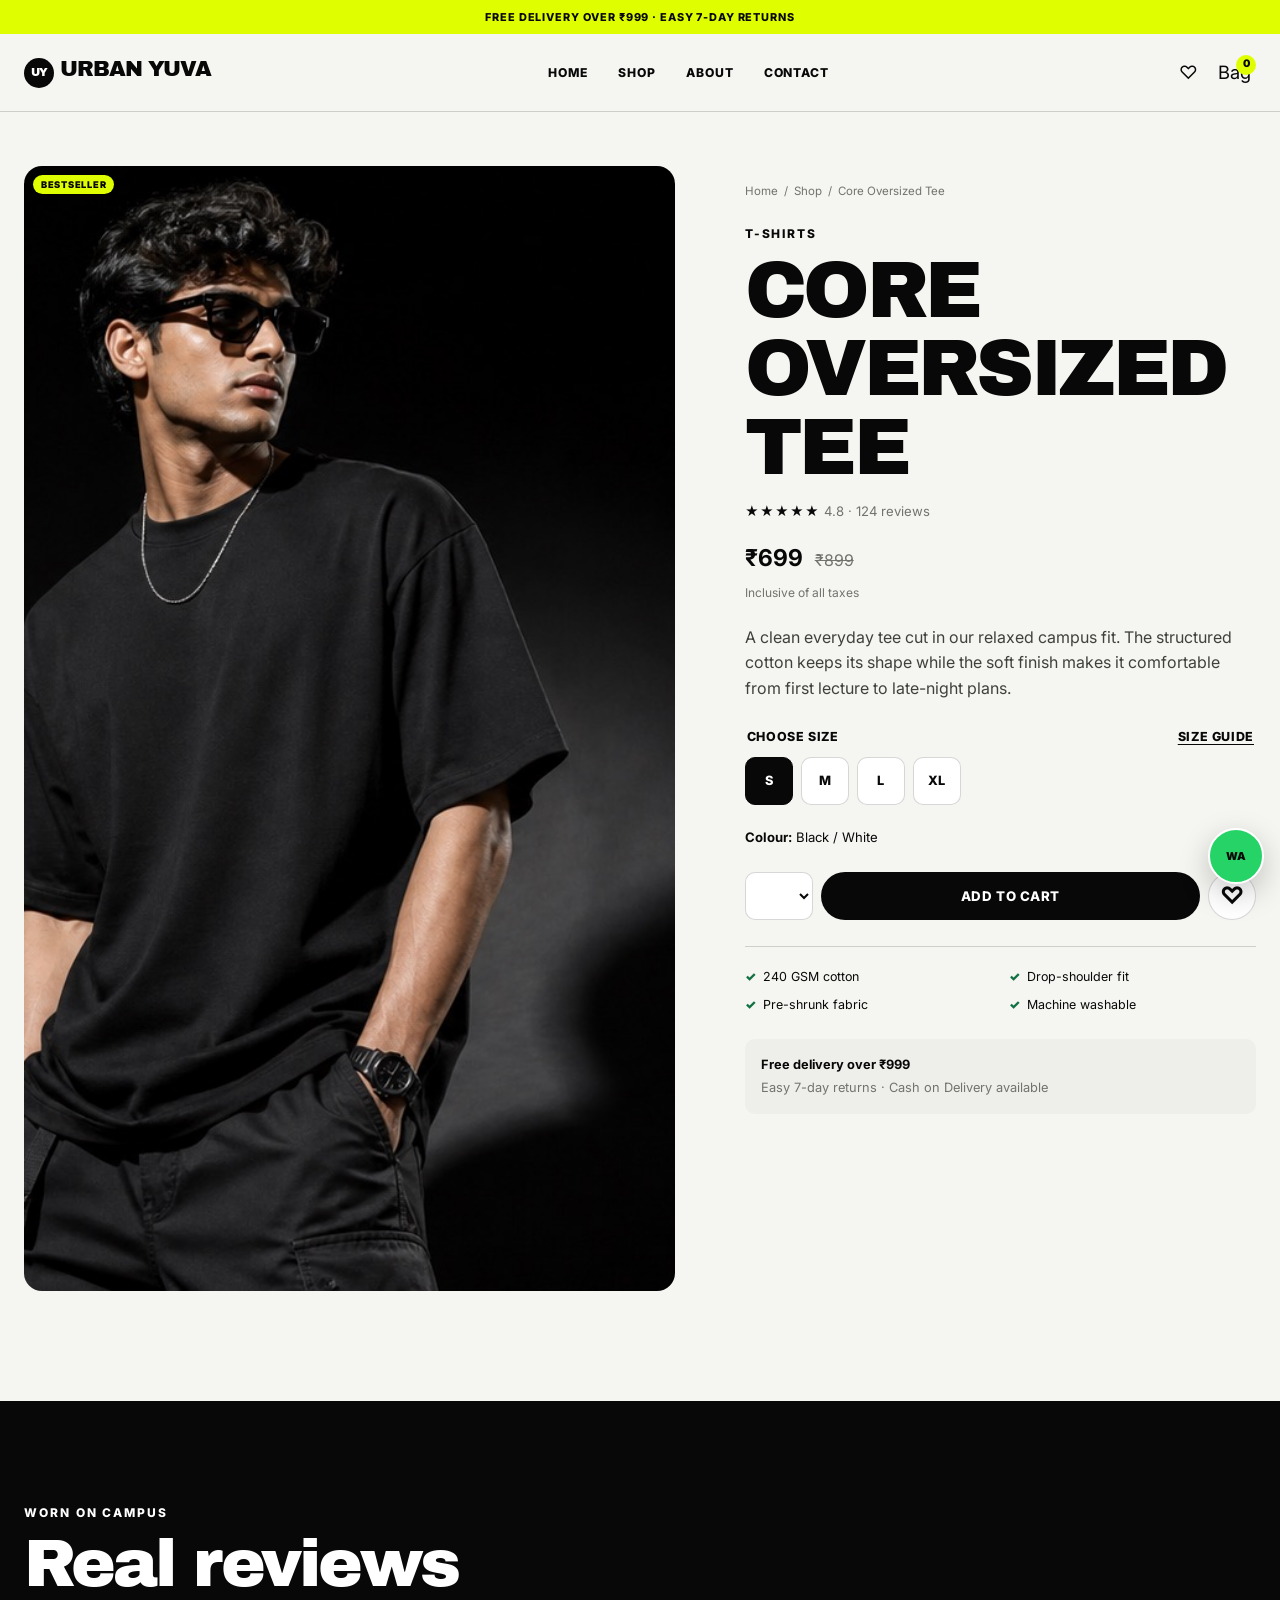
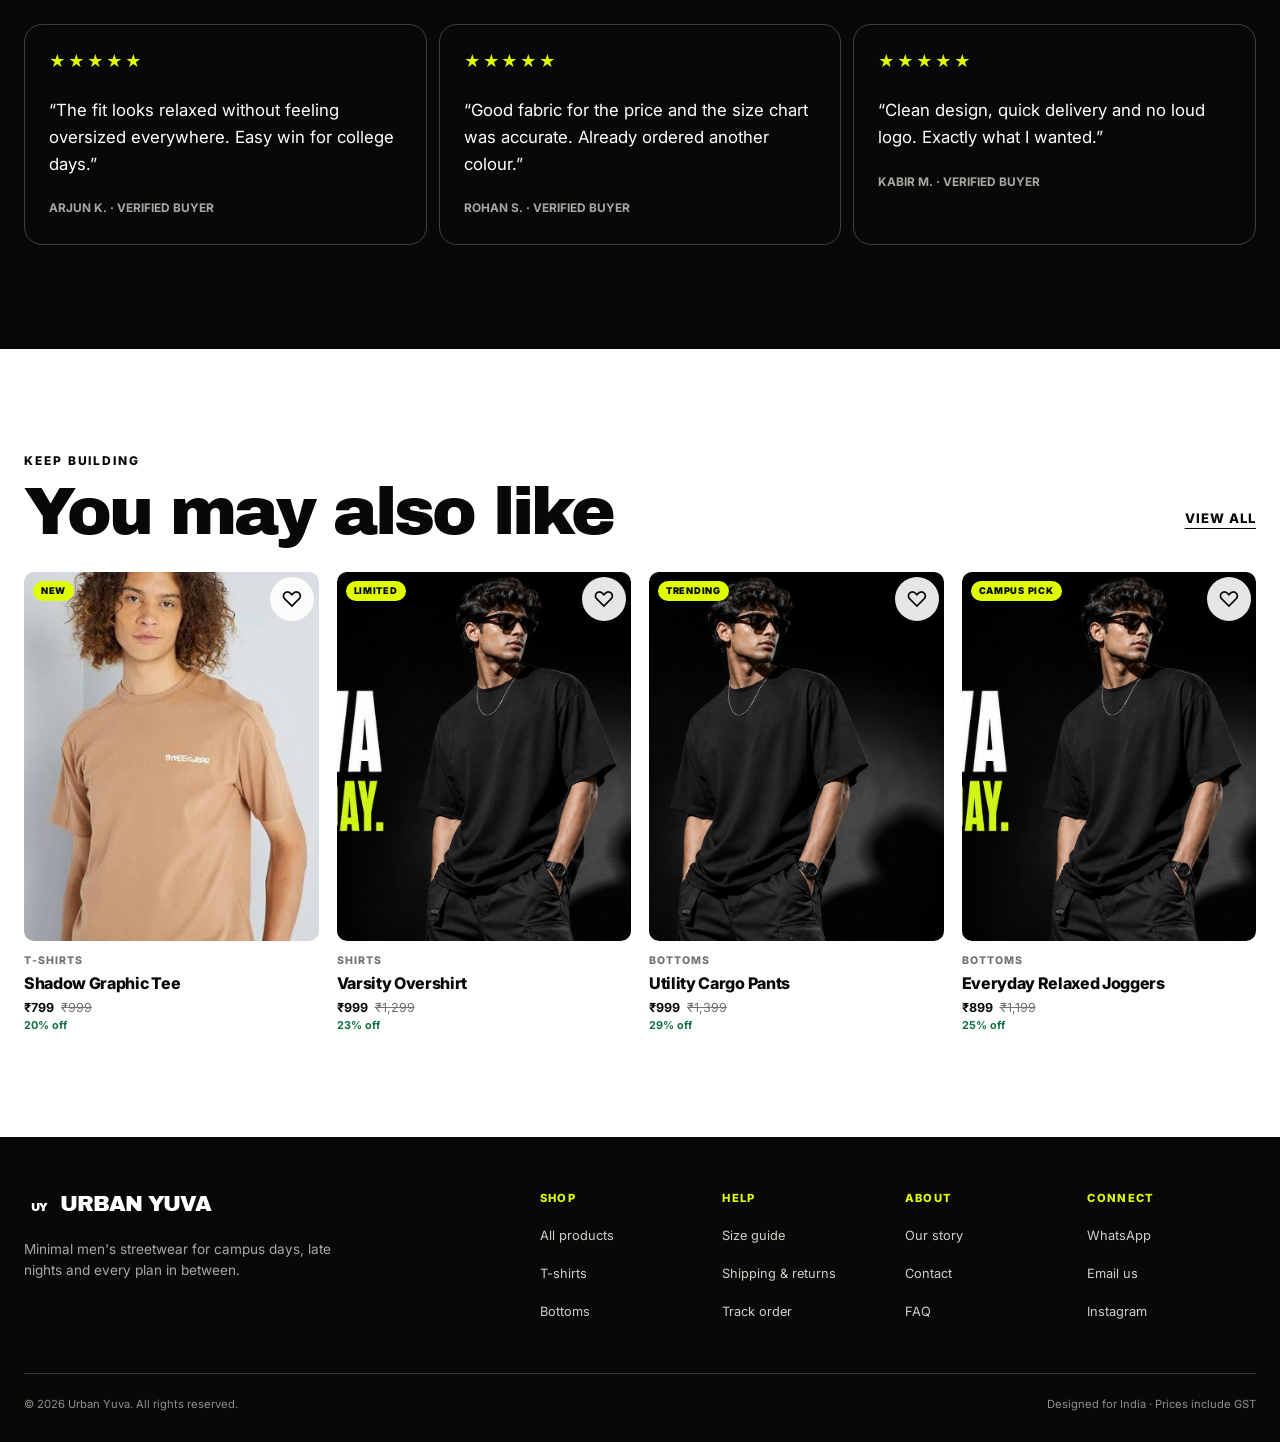
<file: product.html>
<!doctype html>
<html lang="en-IN">
<head>
  <meta charset="utf-8"><meta name="viewport" content="width=device-width, initial-scale=1">
  <title>Shop Product | Urban Yuva</title>
  <meta name="description" content="View product details, choose your size and shop men's streetwear from Urban Yuva.">
  <meta name="theme-color" content="#080808"><link rel="icon" href="images/favicon.svg" type="image/svg+xml">
  <meta property="og:title" content="Urban Yuva Streetwear"><meta property="og:description" content="Minimal fits made for everyday college life."><meta property="og:type" content="product"><meta property="og:image" content="https://your-domain.com/images/urban-yuva-og.png"><meta property="og:image:alt" content="Urban Yuva minimal men's streetwear product">
  <link rel="preconnect" href="https://fonts.googleapis.com"><link rel="preconnect" href="https://fonts.gstatic.com" crossorigin><link href="https://fonts.googleapis.com/css2?family=Archivo+Black&amp;family=Inter:wght@400;500;600;700;800&amp;display=swap" rel="stylesheet">
  <link rel="stylesheet" href="css/style.css"><script src="js/products.js" defer></script><script src="js/main.js" defer></script>
</head>
<body>
  <a class="skip-link" href="#main-content">Skip to content</a><div class="announcement">Free delivery over ₹999 · Easy 7-day returns</div>
  <header class="site-header"><div class="container header-inner"><button class="menu-button" type="button" aria-label="Open menu" aria-expanded="false" data-menu-button><span></span><span></span></button><a class="brand" href="index.html"><span>UY</span>Urban Yuva</a><nav class="site-nav" aria-label="Main navigation" data-navigation><a href="index.html">Home</a><a href="shop.html" aria-current="page">Shop</a><a href="about.html">About</a><a href="contact.html">Contact</a></nav><div class="header-actions"><a class="header-action header-action--wishlist" href="shop.html?saved=1" aria-label="Browse wishlist items">♡</a><a class="header-action" href="cart.html" aria-label="Open shopping cart">Bag<span class="cart-count" data-cart-count>0</span></a></div></div></header>
  <main id="main-content">
    <section class="container product-detail" data-product-detail aria-live="polite"></section>
    <section class="section section--dark" aria-labelledby="reviews-heading"><div class="container"><div class="section-heading"><div><p class="eyebrow">Worn on campus</p><h2 id="reviews-heading">Real reviews</h2></div></div><div class="review-grid"><article class="review-card"><div aria-label="5 out of 5 stars">★★★★★</div><p>“The fit looks relaxed without feeling oversized everywhere. Easy win for college days.”</p><strong>Arjun K. · Verified buyer</strong></article><article class="review-card"><div aria-label="5 out of 5 stars">★★★★★</div><p>“Good fabric for the price and the size chart was accurate. Already ordered another colour.”</p><strong>Rohan S. · Verified buyer</strong></article><article class="review-card"><div aria-label="5 out of 5 stars">★★★★★</div><p>“Clean design, quick delivery and no loud logo. Exactly what I wanted.”</p><strong>Kabir M. · Verified buyer</strong></article></div></div></section>
    <section class="section section--white" aria-labelledby="related-heading"><div class="container"><div class="section-heading"><div><p class="eyebrow">Keep building</p><h2 id="related-heading">You may also like</h2></div><a class="text-link" href="shop.html">View all</a></div><div class="product-grid" data-related-products></div></div></section>
  </main>
  <footer class="site-footer"><div class="container"><div class="footer-grid"><div class="footer-brand"><a class="brand" href="index.html"><span>UY</span>Urban Yuva</a><p>Minimal men's streetwear for campus days, late nights and every plan in between.</p></div><div class="footer-links"><div class="footer-column"><h2>Shop</h2><a href="shop.html">All products</a><a href="shop.html?category=T-Shirts">T-shirts</a><a href="shop.html?category=Bottoms">Bottoms</a></div><div class="footer-column"><h2>Help</h2><a href="size-guide.html">Size guide</a><a href="shipping.html">Shipping & returns</a><a href="track-order.html">Track order</a></div><div class="footer-column"><h2>About</h2><a href="about.html">Our story</a><a href="contact.html">Contact</a><a href="faq.html">FAQ</a></div><div class="footer-column"><h2>Connect</h2><a data-whatsapp-link href="#" target="_blank" rel="noopener">WhatsApp</a><a href="mailto:hello@urbanyuva.in">Email us</a><a href="#">Instagram</a></div></div></div><div class="footer-bottom"><span>© <span data-year></span> Urban Yuva. All rights reserved.</span><span>Designed for India · Prices include GST</span></div></div></footer>
  <a class="whatsapp-float" data-whatsapp-link href="#" target="_blank" rel="noopener" aria-label="Chat with Urban Yuva on WhatsApp">WA</a>
</body></html>
</file>
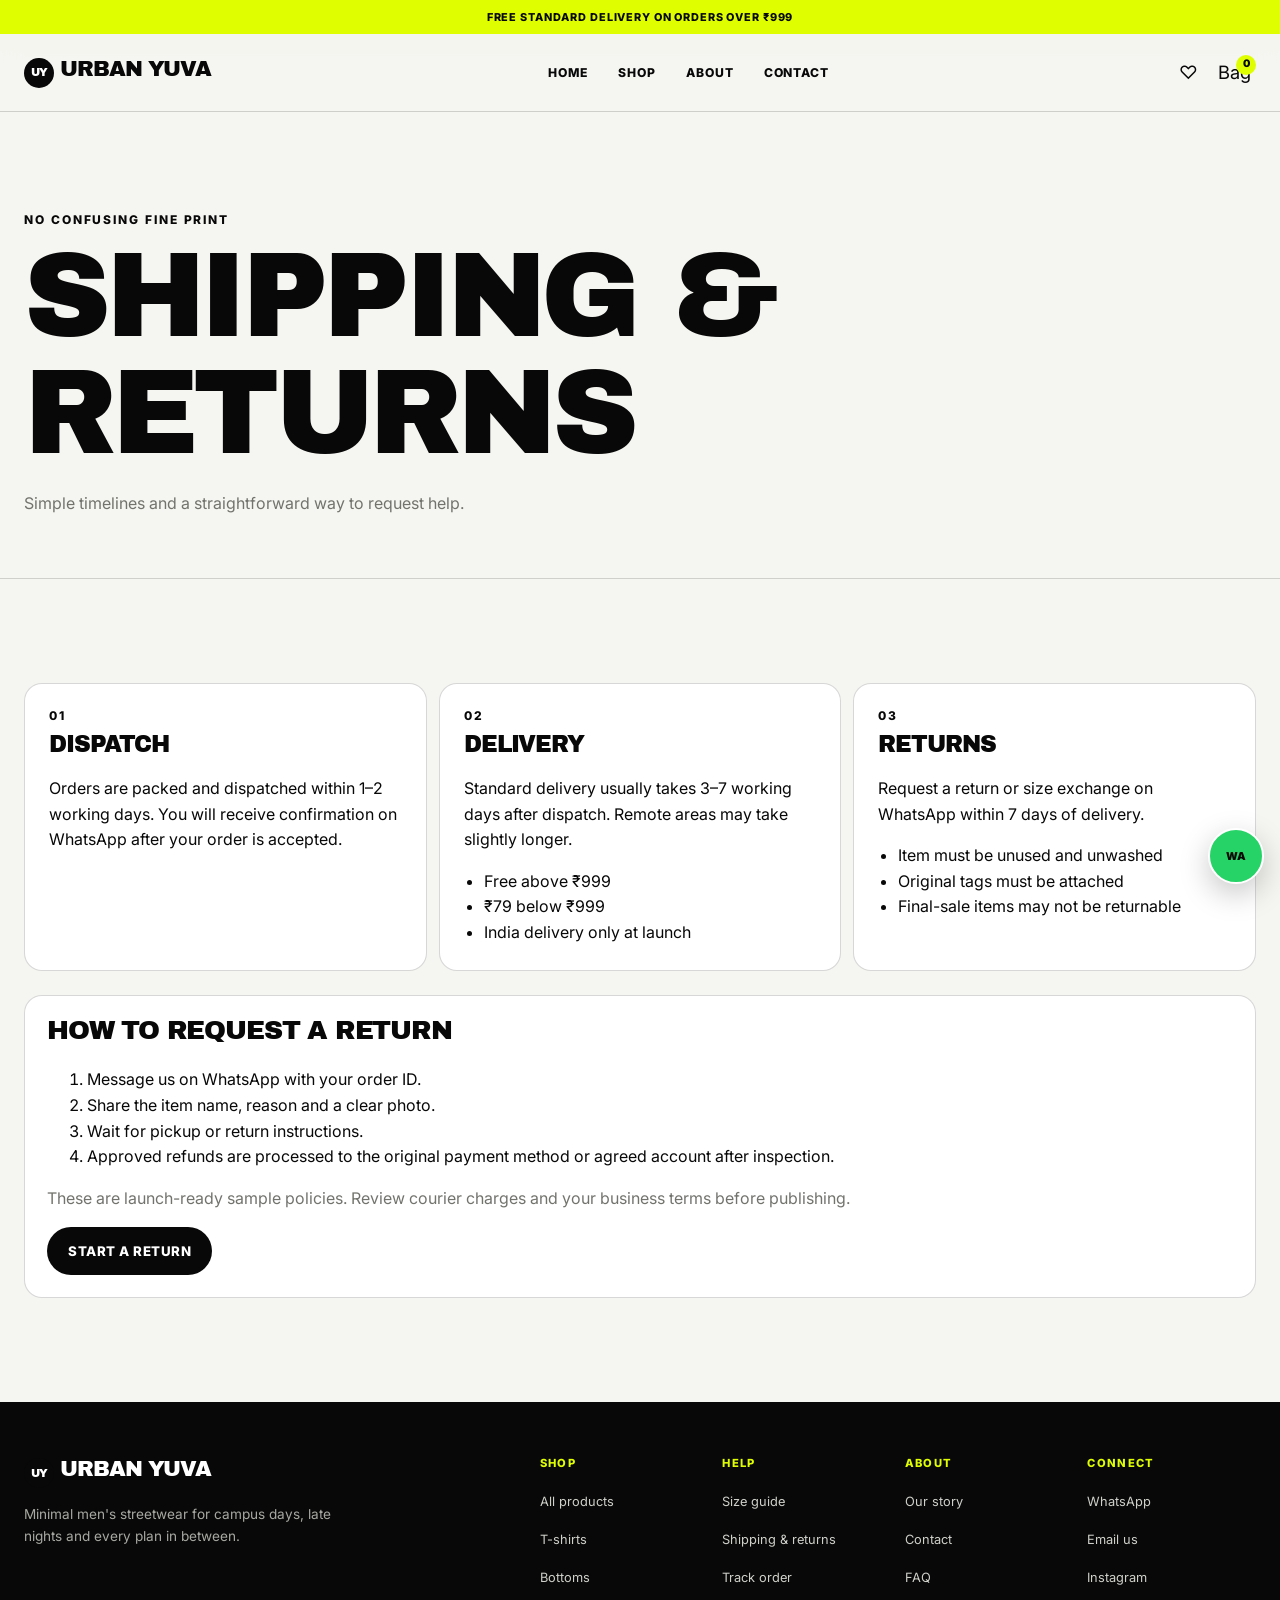
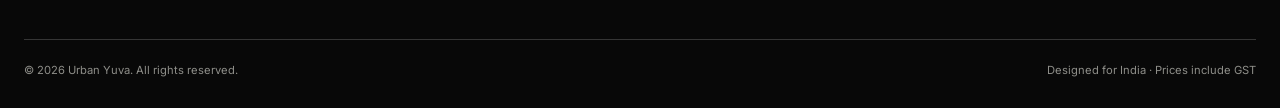
<file: shipping.html>
<!doctype html>
<html lang="en-IN">
<head>
  <meta charset="utf-8"><meta name="viewport" content="width=device-width, initial-scale=1">
  <title>Shipping and Returns | Urban Yuva</title>
  <meta name="description" content="Read Urban Yuva's India shipping, delivery, returns and size exchange information before placing your order.">
  <meta name="theme-color" content="#080808"><link rel="icon" href="images/favicon.svg" type="image/svg+xml"><meta property="og:title" content="Urban Yuva Shipping & Returns"><meta property="og:description" content="Clear delivery timelines and easy 7-day returns."><meta property="og:type" content="website"><meta property="og:image" content="https://your-domain.com/images/urban-yuva-og.png"><meta property="og:image:alt" content="Urban Yuva shipping and returns information">
  <link rel="preconnect" href="https://fonts.googleapis.com"><link rel="preconnect" href="https://fonts.gstatic.com" crossorigin><link href="https://fonts.googleapis.com/css2?family=Archivo+Black&amp;family=Inter:wght@400;500;600;700;800&amp;display=swap" rel="stylesheet"><link rel="stylesheet" href="css/style.css"><script src="js/products.js" defer></script><script src="js/main.js" defer></script>
</head>
<body>
  <a class="skip-link" href="#main-content">Skip to content</a><div class="announcement">Free standard delivery on orders over ₹999</div>
  <header class="site-header"><div class="container header-inner"><button class="menu-button" type="button" aria-label="Open menu" aria-expanded="false" data-menu-button><span></span><span></span></button><a class="brand" href="index.html"><span>UY</span>Urban Yuva</a><nav class="site-nav" aria-label="Main navigation" data-navigation><a href="index.html">Home</a><a href="shop.html">Shop</a><a href="about.html">About</a><a href="contact.html">Contact</a></nav><div class="header-actions"><a class="header-action header-action--wishlist" href="shop.html?saved=1" aria-label="Browse wishlist items">♡</a><a class="header-action" href="cart.html" aria-label="Open shopping cart">Bag<span class="cart-count" data-cart-count>0</span></a></div></div></header>
  <main id="main-content"><section class="page-hero"><div class="container"><p class="eyebrow">No confusing fine print</p><h1>Shipping & returns</h1><p>Simple timelines and a straightforward way to request help.</p></div></section><section class="section"><div class="container"><div class="policy-grid">
    <article class="policy-card"><p class="eyebrow">01</p><h2>Dispatch</h2><p>Orders are packed and dispatched within 1–2 working days. You will receive confirmation on WhatsApp after your order is accepted.</p></article>
    <article class="policy-card"><p class="eyebrow">02</p><h2>Delivery</h2><p>Standard delivery usually takes 3–7 working days after dispatch. Remote areas may take slightly longer.</p><ul><li>Free above ₹999</li><li>₹79 below ₹999</li><li>India delivery only at launch</li></ul></article>
    <article class="policy-card"><p class="eyebrow">03</p><h2>Returns</h2><p>Request a return or size exchange on WhatsApp within 7 days of delivery.</p><ul><li>Item must be unused and unwashed</li><li>Original tags must be attached</li><li>Final-sale items may not be returnable</li></ul></article>
  </div><div class="content-card" style="margin-top:24px"><h2>How to request a return</h2><ol><li>Message us on WhatsApp with your order ID.</li><li>Share the item name, reason and a clear photo.</li><li>Wait for pickup or return instructions.</li><li>Approved refunds are processed to the original payment method or agreed account after inspection.</li></ol><p class="muted">These are launch-ready sample policies. Review courier charges and your business terms before publishing.</p><a class="button button--dark" data-whatsapp-link href="#" target="_blank" rel="noopener">Start a return</a></div></div></section></main>
  <footer class="site-footer"><div class="container"><div class="footer-grid"><div class="footer-brand"><a class="brand" href="index.html"><span>UY</span>Urban Yuva</a><p>Minimal men's streetwear for campus days, late nights and every plan in between.</p></div><div class="footer-links"><div class="footer-column"><h2>Shop</h2><a href="shop.html">All products</a><a href="shop.html?category=T-Shirts">T-shirts</a><a href="shop.html?category=Bottoms">Bottoms</a></div><div class="footer-column"><h2>Help</h2><a href="size-guide.html">Size guide</a><a href="shipping.html">Shipping & returns</a><a href="track-order.html">Track order</a></div><div class="footer-column"><h2>About</h2><a href="about.html">Our story</a><a href="contact.html">Contact</a><a href="faq.html">FAQ</a></div><div class="footer-column"><h2>Connect</h2><a data-whatsapp-link href="#" target="_blank" rel="noopener">WhatsApp</a><a href="mailto:hello@urbanyuva.in">Email us</a><a href="#">Instagram</a></div></div></div><div class="footer-bottom"><span>© <span data-year></span> Urban Yuva. All rights reserved.</span><span>Designed for India · Prices include GST</span></div></div></footer><a class="whatsapp-float" data-whatsapp-link href="#" target="_blank" rel="noopener" aria-label="Chat with Urban Yuva on WhatsApp">WA</a>
</body></html>
</file>
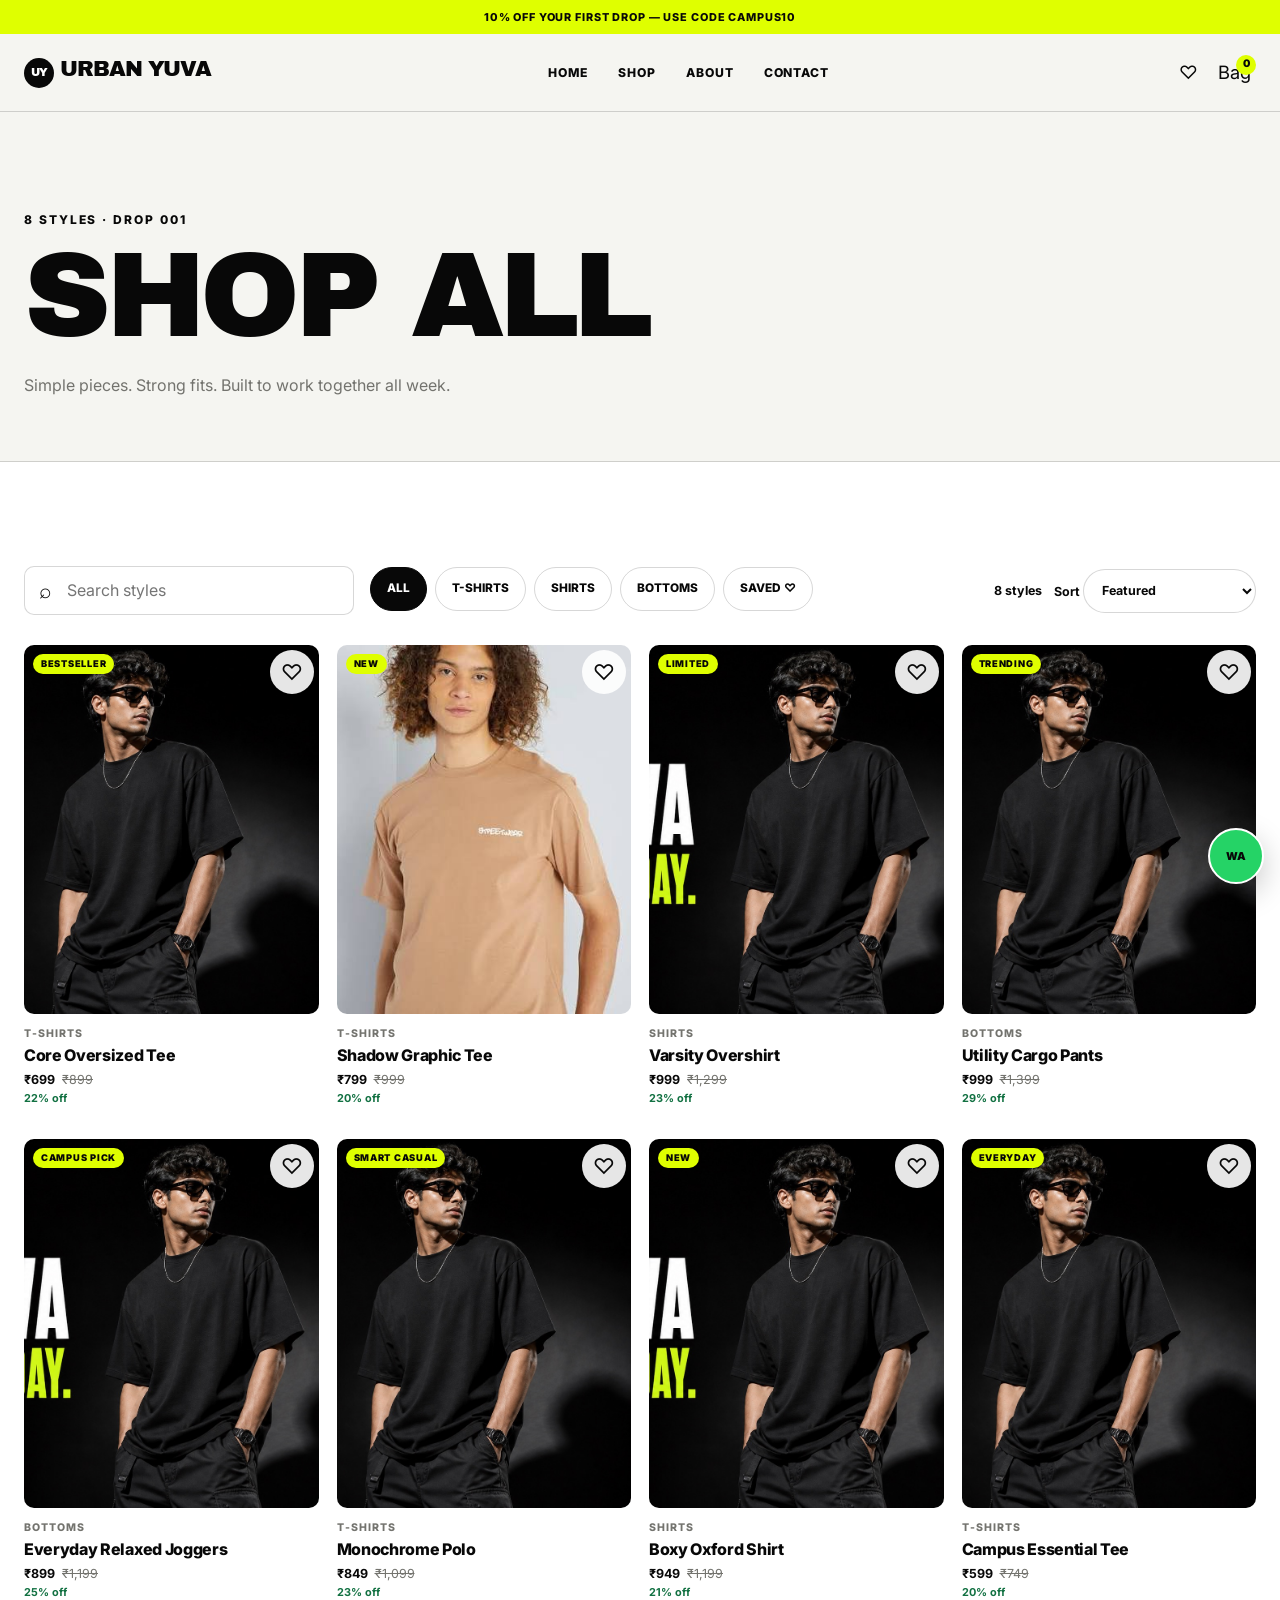
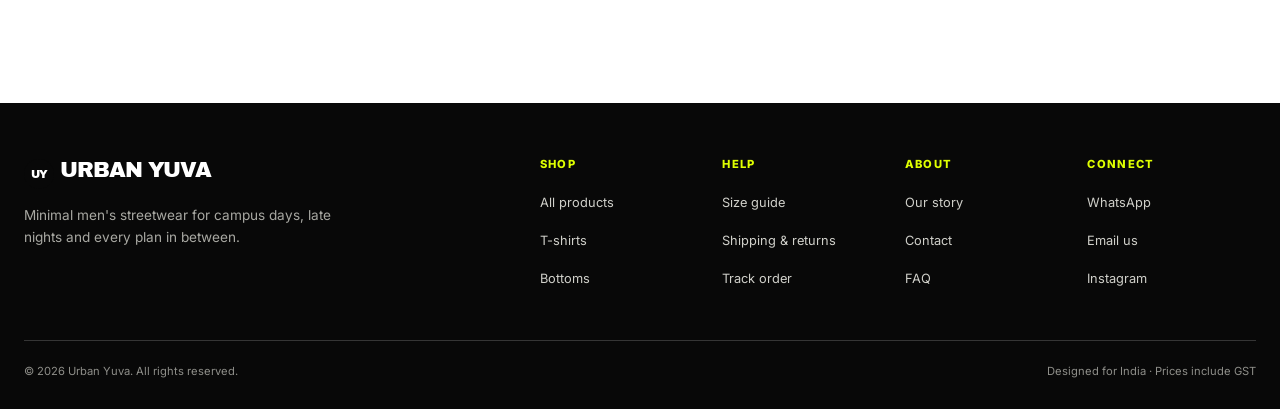
<file: shop.html>
<!doctype html>
<html lang="en-IN">
<head>
  <meta charset="utf-8"><meta name="viewport" content="width=device-width, initial-scale=1">
  <title>Shop Men's Streetwear | Urban Yuva</title>
  <meta name="description" content="Shop Urban Yuva men's T-shirts, shirts, cargos and joggers. Minimal college streetwear from ₹599 with Cash on Delivery available.">
  <meta name="theme-color" content="#080808"><link rel="icon" href="images/favicon.svg" type="image/svg+xml">
  <meta property="og:title" content="Shop the Urban Yuva Drop"><meta property="og:description" content="Clean campus streetwear from ₹599–₹999."><meta property="og:type" content="website"><meta property="og:image" content="https://your-domain.com/images/urban-yuva-og.png"><meta property="og:image:alt" content="Urban Yuva minimal men's streetwear collection">
  <link rel="preconnect" href="https://fonts.googleapis.com"><link rel="preconnect" href="https://fonts.gstatic.com" crossorigin><link href="https://fonts.googleapis.com/css2?family=Archivo+Black&amp;family=Inter:wght@400;500;600;700;800&amp;display=swap" rel="stylesheet">
  <link rel="stylesheet" href="css/style.css"><script src="js/products.js" defer></script><script src="js/main.js" defer></script>
</head>
<body>
  <a class="skip-link" href="#main-content">Skip to content</a><div class="announcement">10% off your first drop — use code CAMPUS10</div>
  <header class="site-header"><div class="container header-inner">
    <button class="menu-button" type="button" aria-label="Open menu" aria-expanded="false" data-menu-button><span></span><span></span></button>
    <a class="brand" href="index.html" aria-label="Urban Yuva home"><span>UY</span>Urban Yuva</a>
    <nav class="site-nav" aria-label="Main navigation" data-navigation><a href="index.html">Home</a><a href="shop.html" aria-current="page">Shop</a><a href="about.html">About</a><a href="contact.html">Contact</a></nav>
    <div class="header-actions"><a class="header-action header-action--wishlist" href="shop.html?saved=1" aria-label="Browse wishlist items">♡</a><a class="header-action" href="cart.html" aria-label="Open shopping cart">Bag<span class="cart-count" data-cart-count>0</span></a></div>
  </div></header>
  <main id="main-content">
    <section class="page-hero"><div class="container"><p class="eyebrow">8 styles · Drop 001</p><h1>Shop all</h1><p>Simple pieces. Strong fits. Built to work together all week.</p></div></section>
    <section class="section section--white"><div class="container">
      <div class="shop-controls">
        <label class="search-field"><span class="skip-link">Search products</span><input type="search" placeholder="Search styles" data-product-search></label>
        <div class="filter-row" aria-label="Filter by category">
          <button class="filter-chip is-active" type="button" data-category-filter="All" aria-pressed="true">All</button>
          <button class="filter-chip" type="button" data-category-filter="T-Shirts" aria-pressed="false">T-shirts</button>
          <button class="filter-chip" type="button" data-category-filter="Shirts" aria-pressed="false">Shirts</button>
          <button class="filter-chip" type="button" data-category-filter="Bottoms" aria-pressed="false">Bottoms</button>
          <button class="filter-chip" type="button" data-category-filter="Saved" aria-pressed="false">Saved ♡</button>
        </div>
        <div class="sort-row"><span data-results-count>8 styles</span><label>Sort <select data-sort-products aria-label="Sort products"><option value="featured">Featured</option><option value="price-low">Price: low to high</option><option value="price-high">Price: high to low</option><option value="rating">Top rated</option></select></label></div>
      </div>
      <div class="product-grid" data-shop-grid></div>
    </div></section>
  </main>
  <footer class="site-footer"><div class="container"><div class="footer-grid"><div class="footer-brand"><a class="brand" href="index.html"><span>UY</span>Urban Yuva</a><p>Minimal men's streetwear for campus days, late nights and every plan in between.</p></div><div class="footer-links">
    <div class="footer-column"><h2>Shop</h2><a href="shop.html">All products</a><a href="shop.html?category=T-Shirts">T-shirts</a><a href="shop.html?category=Bottoms">Bottoms</a></div><div class="footer-column"><h2>Help</h2><a href="size-guide.html">Size guide</a><a href="shipping.html">Shipping & returns</a><a href="track-order.html">Track order</a></div><div class="footer-column"><h2>About</h2><a href="about.html">Our story</a><a href="contact.html">Contact</a><a href="faq.html">FAQ</a></div><div class="footer-column"><h2>Connect</h2><a data-whatsapp-link href="#" target="_blank" rel="noopener">WhatsApp</a><a href="mailto:hello@urbanyuva.in">Email us</a><a href="#">Instagram</a></div>
  </div></div><div class="footer-bottom"><span>© <span data-year></span> Urban Yuva. All rights reserved.</span><span>Designed for India · Prices include GST</span></div></div></footer>
  <a class="whatsapp-float" data-whatsapp-link href="#" target="_blank" rel="noopener" aria-label="Chat with Urban Yuva on WhatsApp">WA</a>
</body></html>
</file>
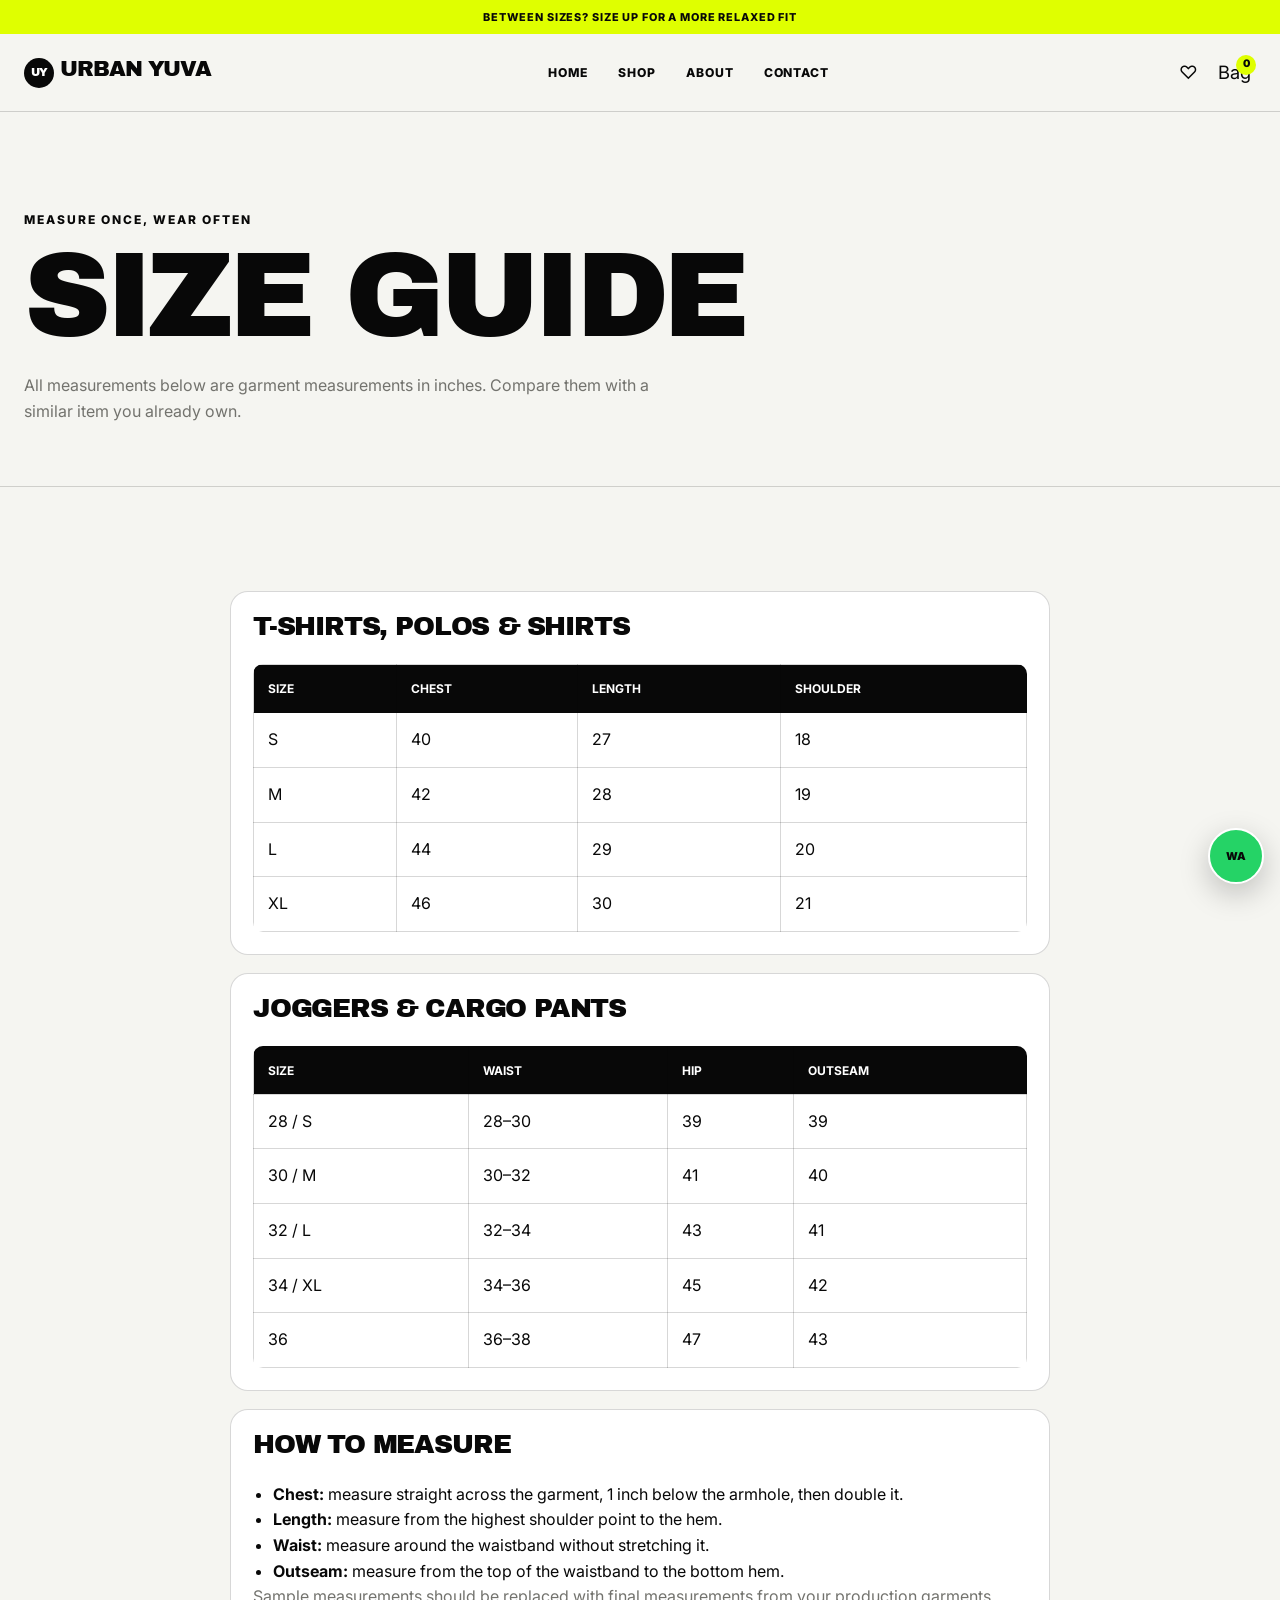
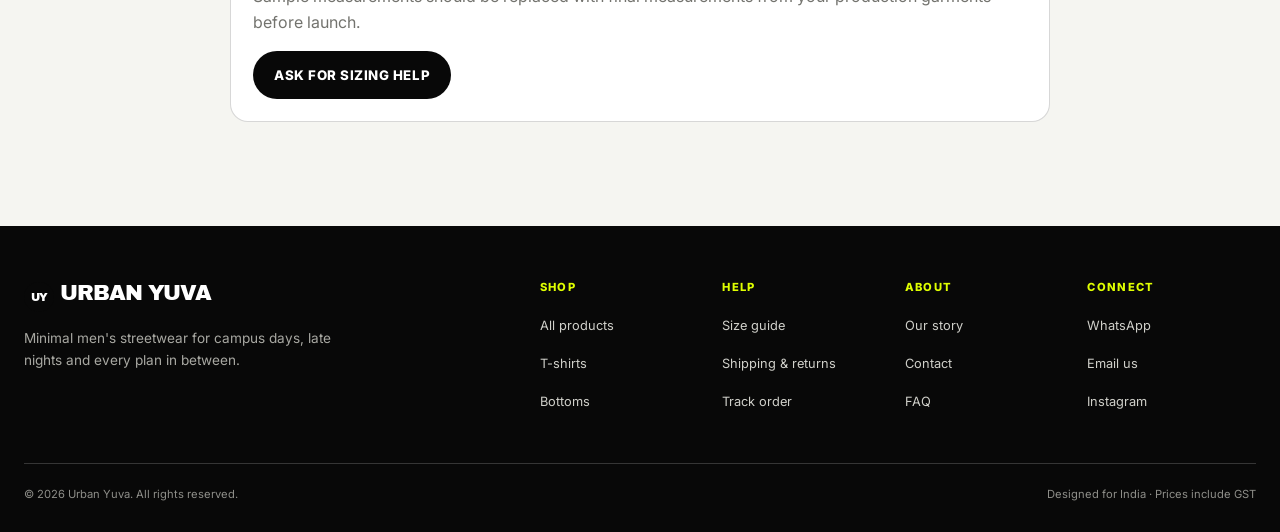
<file: size-guide.html>
<!doctype html>
<html lang="en-IN">
<head>
  <meta charset="utf-8"><meta name="viewport" content="width=device-width, initial-scale=1">
  <title>Men's Size Guide | Urban Yuva</title>
  <meta name="description" content="Use the Urban Yuva men's clothing size guide for T-shirts, shirts, joggers and cargo pants. Measurements shown in inches.">
  <meta name="theme-color" content="#080808"><link rel="icon" href="images/favicon.svg" type="image/svg+xml"><meta property="og:title" content="Urban Yuva Size Guide"><meta property="og:description" content="Find your best fit with our simple men's size chart."><meta property="og:type" content="website"><meta property="og:image" content="https://your-domain.com/images/urban-yuva-og.png"><meta property="og:image:alt" content="Urban Yuva men's clothing size guide">
  <link rel="preconnect" href="https://fonts.googleapis.com"><link rel="preconnect" href="https://fonts.gstatic.com" crossorigin><link href="https://fonts.googleapis.com/css2?family=Archivo+Black&amp;family=Inter:wght@400;500;600;700;800&amp;display=swap" rel="stylesheet"><link rel="stylesheet" href="css/style.css"><script src="js/products.js" defer></script><script src="js/main.js" defer></script>
</head>
<body>
  <a class="skip-link" href="#main-content">Skip to content</a><div class="announcement">Between sizes? Size up for a more relaxed fit</div>
  <header class="site-header"><div class="container header-inner"><button class="menu-button" type="button" aria-label="Open menu" aria-expanded="false" data-menu-button><span></span><span></span></button><a class="brand" href="index.html"><span>UY</span>Urban Yuva</a><nav class="site-nav" aria-label="Main navigation" data-navigation><a href="index.html">Home</a><a href="shop.html">Shop</a><a href="about.html">About</a><a href="contact.html">Contact</a></nav><div class="header-actions"><a class="header-action header-action--wishlist" href="shop.html?saved=1" aria-label="Browse wishlist items">♡</a><a class="header-action" href="cart.html" aria-label="Open shopping cart">Bag<span class="cart-count" data-cart-count>0</span></a></div></div></header>
  <main id="main-content"><section class="page-hero"><div class="container"><p class="eyebrow">Measure once, wear often</p><h1>Size guide</h1><p>All measurements below are garment measurements in inches. Compare them with a similar item you already own.</p></div></section><section class="section"><div class="content-narrow">
    <div class="content-card"><h2>T-shirts, polos & shirts</h2><div class="size-table-wrapper"><table class="size-table"><thead><tr><th>Size</th><th>Chest</th><th>Length</th><th>Shoulder</th></tr></thead><tbody><tr><td>S</td><td>40</td><td>27</td><td>18</td></tr><tr><td>M</td><td>42</td><td>28</td><td>19</td></tr><tr><td>L</td><td>44</td><td>29</td><td>20</td></tr><tr><td>XL</td><td>46</td><td>30</td><td>21</td></tr></tbody></table></div></div>
    <div class="content-card" style="margin-top:18px"><h2>Joggers & cargo pants</h2><div class="size-table-wrapper"><table class="size-table"><thead><tr><th>Size</th><th>Waist</th><th>Hip</th><th>Outseam</th></tr></thead><tbody><tr><td>28 / S</td><td>28–30</td><td>39</td><td>39</td></tr><tr><td>30 / M</td><td>30–32</td><td>41</td><td>40</td></tr><tr><td>32 / L</td><td>32–34</td><td>43</td><td>41</td></tr><tr><td>34 / XL</td><td>34–36</td><td>45</td><td>42</td></tr><tr><td>36</td><td>36–38</td><td>47</td><td>43</td></tr></tbody></table></div></div>
    <div class="content-card" style="margin-top:18px"><h2>How to measure</h2><ul><li><strong>Chest:</strong> measure straight across the garment, 1 inch below the armhole, then double it.</li><li><strong>Length:</strong> measure from the highest shoulder point to the hem.</li><li><strong>Waist:</strong> measure around the waistband without stretching it.</li><li><strong>Outseam:</strong> measure from the top of the waistband to the bottom hem.</li></ul><p class="muted">Sample measurements should be replaced with final measurements from your production garments before launch.</p><a class="button button--dark" data-whatsapp-link href="#" target="_blank" rel="noopener">Ask for sizing help</a></div>
  </div></section></main>
  <footer class="site-footer"><div class="container"><div class="footer-grid"><div class="footer-brand"><a class="brand" href="index.html"><span>UY</span>Urban Yuva</a><p>Minimal men's streetwear for campus days, late nights and every plan in between.</p></div><div class="footer-links"><div class="footer-column"><h2>Shop</h2><a href="shop.html">All products</a><a href="shop.html?category=T-Shirts">T-shirts</a><a href="shop.html?category=Bottoms">Bottoms</a></div><div class="footer-column"><h2>Help</h2><a href="size-guide.html">Size guide</a><a href="shipping.html">Shipping & returns</a><a href="track-order.html">Track order</a></div><div class="footer-column"><h2>About</h2><a href="about.html">Our story</a><a href="contact.html">Contact</a><a href="faq.html">FAQ</a></div><div class="footer-column"><h2>Connect</h2><a data-whatsapp-link href="#" target="_blank" rel="noopener">WhatsApp</a><a href="mailto:hello@urbanyuva.in">Email us</a><a href="#">Instagram</a></div></div></div><div class="footer-bottom"><span>© <span data-year></span> Urban Yuva. All rights reserved.</span><span>Designed for India · Prices include GST</span></div></div></footer><a class="whatsapp-float" data-whatsapp-link href="#" target="_blank" rel="noopener" aria-label="Chat with Urban Yuva on WhatsApp">WA</a>
</body></html>
</file>
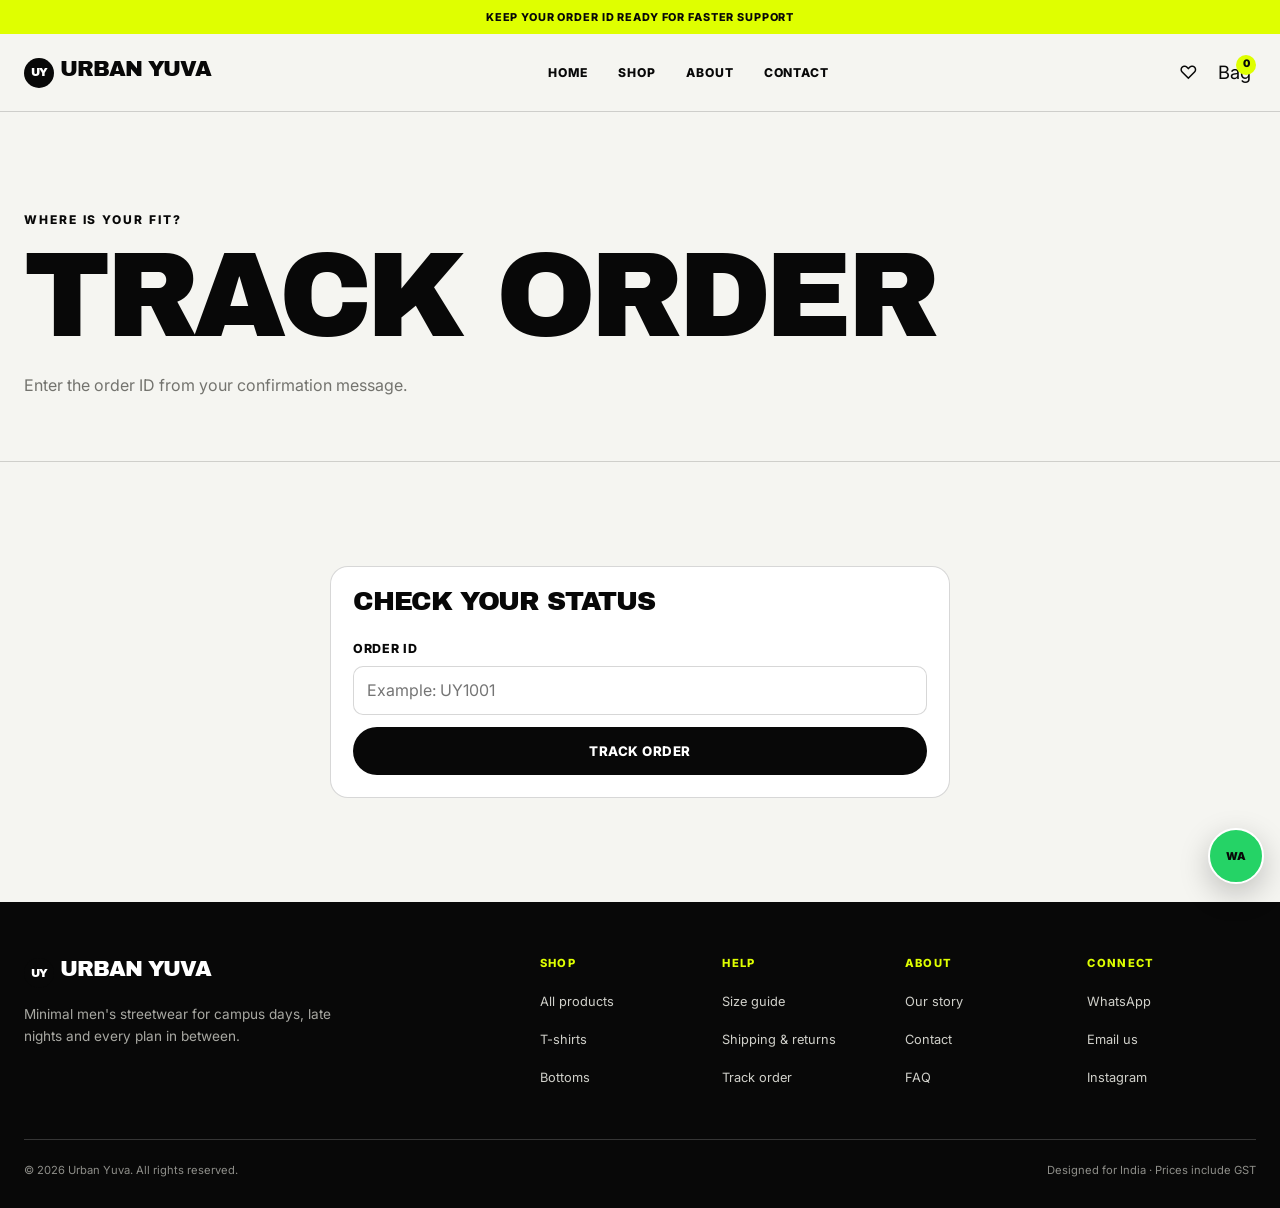
<file: track-order.html>
<!doctype html>
<html lang="en-IN">
<head>
  <meta charset="utf-8"><meta name="viewport" content="width=device-width, initial-scale=1">
  <title>Track Your Order | Urban Yuva</title>
  <meta name="description" content="Check the status of your Urban Yuva order or contact us on WhatsApp with your order ID for a delivery update.">
  <meta name="theme-color" content="#080808"><link rel="icon" href="images/favicon.svg" type="image/svg+xml"><meta property="og:title" content="Track Your Urban Yuva Order"><meta property="og:description" content="Enter your order ID for a quick delivery update."><meta property="og:type" content="website"><meta property="og:image" content="https://your-domain.com/images/urban-yuva-og.png"><meta property="og:image:alt" content="Urban Yuva order tracking page">
  <link rel="preconnect" href="https://fonts.googleapis.com"><link rel="preconnect" href="https://fonts.gstatic.com" crossorigin><link href="https://fonts.googleapis.com/css2?family=Archivo+Black&amp;family=Inter:wght@400;500;600;700;800&amp;display=swap" rel="stylesheet"><link rel="stylesheet" href="css/style.css"><script src="js/products.js" defer></script><script src="js/main.js" defer></script>
</head>
<body>
  <a class="skip-link" href="#main-content">Skip to content</a><div class="announcement">Keep your order ID ready for faster support</div>
  <header class="site-header"><div class="container header-inner"><button class="menu-button" type="button" aria-label="Open menu" aria-expanded="false" data-menu-button><span></span><span></span></button><a class="brand" href="index.html"><span>UY</span>Urban Yuva</a><nav class="site-nav" aria-label="Main navigation" data-navigation><a href="index.html">Home</a><a href="shop.html">Shop</a><a href="about.html">About</a><a href="contact.html">Contact</a></nav><div class="header-actions"><a class="header-action header-action--wishlist" href="shop.html?saved=1" aria-label="Browse wishlist items">♡</a><a class="header-action" href="cart.html" aria-label="Open shopping cart">Bag<span class="cart-count" data-cart-count>0</span></a></div></div></header>
  <main id="main-content"><section class="page-hero"><div class="container"><p class="eyebrow">Where is your fit?</p><h1>Track order</h1><p>Enter the order ID from your confirmation message.</p></div></section><section class="section"><div class="container"><div class="tracking-box content-card"><h2>Check your status</h2><form class="tracking-form" data-tracking-form><div class="field"><label for="order-id">Order ID</label><input id="order-id" name="orderId" placeholder="Example: UY1001" pattern="[A-Za-z0-9-]{4,20}" required></div><button class="button button--dark button--wide" type="submit">Track order</button></form><div class="tracking-result" data-tracking-result hidden aria-live="polite"></div></div></div></section></main>
  <footer class="site-footer"><div class="container"><div class="footer-grid"><div class="footer-brand"><a class="brand" href="index.html"><span>UY</span>Urban Yuva</a><p>Minimal men's streetwear for campus days, late nights and every plan in between.</p></div><div class="footer-links"><div class="footer-column"><h2>Shop</h2><a href="shop.html">All products</a><a href="shop.html?category=T-Shirts">T-shirts</a><a href="shop.html?category=Bottoms">Bottoms</a></div><div class="footer-column"><h2>Help</h2><a href="size-guide.html">Size guide</a><a href="shipping.html">Shipping & returns</a><a href="track-order.html">Track order</a></div><div class="footer-column"><h2>About</h2><a href="about.html">Our story</a><a href="contact.html">Contact</a><a href="faq.html">FAQ</a></div><div class="footer-column"><h2>Connect</h2><a data-whatsapp-link href="#" target="_blank" rel="noopener">WhatsApp</a><a href="mailto:hello@urbanyuva.in">Email us</a><a href="#">Instagram</a></div></div></div><div class="footer-bottom"><span>© <span data-year></span> Urban Yuva. All rights reserved.</span><span>Designed for India · Prices include GST</span></div></div></footer><a class="whatsapp-float" data-whatsapp-link href="#" target="_blank" rel="noopener" aria-label="Chat with Urban Yuva on WhatsApp">WA</a>
</body></html>
</file>
<file: css/style.css>
/* ============================================================
   URBAN YUVA — GLOBAL STYLES
   Mobile-first: base rules are designed for 375px-wide phones.
   Larger-screen improvements appear near the end of this file.
   ============================================================ */

/* ---------- 1. Design tokens and reset ---------- */
:root {
  --black: #080808;
  --near-black: #151515;
  --white: #ffffff;
  --off-white: #f5f5f1;
  --grey-100: #eeeeea;
  --grey-300: #c9c9c3;
  --grey-500: #73736e;
  --acid: #dfff00;
  --danger: #b42318;
  --success: #127142;
  --border: 1px solid rgba(8, 8, 8, 0.16);
  --radius-sm: 10px;
  --radius-md: 18px;
  --radius-lg: 28px;
  --shadow: 0 18px 48px rgba(8, 8, 8, 0.10);
  --container: 1240px;
  --header-height: 68px;
  --transition: 180ms ease;
}

*,
*::before,
*::after {
  box-sizing: border-box;
}

html {
  scroll-behavior: smooth;
}

body {
  margin: 0;
  min-width: 320px;
  background: var(--off-white);
  color: var(--black);
  font-family: "Inter", Arial, sans-serif;
  font-size: 16px;
  line-height: 1.6;
  -webkit-font-smoothing: antialiased;
}

body.menu-open {
  overflow: hidden;
}

img {
  display: block;
  max-width: 100%;
}

a {
  color: inherit;
  text-decoration: none;
}

button,
input,
select,
textarea {
  color: inherit;
  font: inherit;
}

button,
select,
input[type="radio"],
input[type="checkbox"] {
  cursor: pointer;
}

button:focus-visible,
a:focus-visible,
input:focus-visible,
select:focus-visible,
textarea:focus-visible,
summary:focus-visible {
  outline: 3px solid var(--acid);
  outline-offset: 3px;
}

h1,
h2,
h3,
p {
  margin-top: 0;
}

h1,
h2,
h3,
.display-font {
  font-family: "Archivo Black", Impact, sans-serif;
  font-weight: 400;
  letter-spacing: -0.045em;
  line-height: 0.98;
}

h1 {
  font-size: clamp(2.6rem, 12vw, 6.8rem);
}

h2 {
  font-size: clamp(2rem, 8vw, 4.2rem);
}

h3 {
  font-size: 1.1rem;
}

::selection {
  background: var(--acid);
  color: var(--black);
}

.container {
  width: min(calc(100% - 32px), var(--container));
  margin-inline: auto;
}

.section {
  padding-block: 72px;
}

.section--white {
  background: var(--white);
}

.section--dark {
  background: var(--black);
  color: var(--white);
}

.section-heading {
  display: flex;
  align-items: flex-end;
  justify-content: space-between;
  gap: 20px;
  margin-bottom: 28px;
}

.section-heading h2 {
  margin-bottom: 0;
}

.eyebrow {
  margin-bottom: 10px;
  font-size: 0.75rem;
  font-weight: 800;
  letter-spacing: 0.16em;
  line-height: 1.3;
  text-transform: uppercase;
}

.muted {
  color: var(--grey-500);
}

.full-width {
  grid-column: 1 / -1;
}

.skip-link {
  position: fixed;
  z-index: 9999;
  top: 8px;
  left: 8px;
  padding: 12px 16px;
  transform: translateY(-160%);
  background: var(--acid);
  color: var(--black);
  font-weight: 800;
}

.skip-link:focus {
  transform: translateY(0);
}

/* ---------- 2. Buttons and form fields ---------- */
.button {
  display: inline-flex;
  min-height: 48px;
  align-items: center;
  justify-content: center;
  gap: 10px;
  border: 1px solid transparent;
  border-radius: 999px;
  padding: 12px 20px;
  background: transparent;
  font-size: 0.83rem;
  font-weight: 800;
  letter-spacing: 0.04em;
  line-height: 1;
  text-align: center;
  text-transform: uppercase;
  transition: transform var(--transition), background var(--transition), color var(--transition), border-color var(--transition);
}

.button:hover {
  transform: translateY(-2px);
}

.button--dark {
  background: var(--black);
  color: var(--white);
}

.button--dark:hover {
  background: #303030;
}

.button--light {
  background: var(--white);
  color: var(--black);
}

.button--acid {
  background: var(--acid);
  color: var(--black);
}

.button--outline {
  border-color: currentColor;
}

.button--wide {
  width: 100%;
}

.button--icon {
  width: 48px;
  flex: 0 0 48px;
  padding: 0;
  border: var(--border);
  background: var(--white);
  font-size: 1.5rem;
}

.button:disabled {
  cursor: not-allowed;
  opacity: 0.45;
  transform: none;
}

.text-link,
.text-button {
  min-height: 44px;
  padding: 8px 0;
  border: 0;
  background: none;
  font-size: 0.82rem;
  font-weight: 800;
  letter-spacing: 0.08em;
  text-decoration: underline;
  text-underline-offset: 5px;
  text-transform: uppercase;
}

.form-grid {
  display: grid;
  gap: 18px;
}

.field {
  display: grid;
  gap: 7px;
}

.field label,
.form-label {
  font-size: 0.78rem;
  font-weight: 800;
  letter-spacing: 0.06em;
  text-transform: uppercase;
}

.field input,
.field select,
.field textarea,
.search-field input,
.coupon-form input,
.quantity-field select,
.cart-item select {
  min-height: 48px;
  width: 100%;
  border: var(--border);
  border-radius: var(--radius-sm);
  padding: 11px 13px;
  background: var(--white);
}

.field textarea {
  min-height: 130px;
  resize: vertical;
}

.field--full {
  grid-column: 1 / -1;
}

/* ---------- 3. Announcement bar and header ---------- */
.announcement {
  min-height: 34px;
  display: flex;
  align-items: center;
  justify-content: center;
  padding: 6px 14px;
  background: var(--acid);
  color: var(--black);
  font-size: 0.68rem;
  font-weight: 800;
  letter-spacing: 0.08em;
  line-height: 1.3;
  text-align: center;
  text-transform: uppercase;
}

.site-header {
  position: sticky;
  z-index: 1000;
  top: 0;
  height: var(--header-height);
  border-bottom: var(--border);
  background: rgba(245, 245, 241, 0.94);
  backdrop-filter: blur(14px);
}

.header-inner {
  height: 100%;
  display: grid;
  grid-template-columns: 48px 1fr auto;
  align-items: center;
  gap: 10px;
}

.brand {
  justify-self: center;
  font-family: "Archivo Black", Impact, sans-serif;
  font-size: 1.15rem;
  letter-spacing: -0.05em;
  line-height: 1;
  text-transform: uppercase;
}

.brand span {
  display: inline-grid;
  width: 30px;
  height: 30px;
  margin-right: 6px;
  place-items: center;
  border-radius: 50%;
  background: var(--black);
  color: var(--white);
  font-size: 0.7rem;
  letter-spacing: -0.08em;
}

.menu-button {
  width: 48px;
  height: 48px;
  display: grid;
  place-content: center;
  gap: 5px;
  border: 0;
  background: transparent;
}

.menu-button span {
  width: 22px;
  height: 2px;
  display: block;
  background: var(--black);
  transition: transform var(--transition), opacity var(--transition);
}

.menu-button[aria-expanded="true"] span:first-child {
  transform: translateY(3.5px) rotate(45deg);
}

.menu-button[aria-expanded="true"] span:last-child {
  transform: translateY(-3.5px) rotate(-45deg);
}

.site-nav {
  position: fixed;
  z-index: -1;
  inset: var(--header-height) 0 auto;
  display: grid;
  max-height: 0;
  overflow: hidden;
  border-bottom: var(--border);
  background: var(--off-white);
  opacity: 0;
  transition: max-height 260ms ease, opacity var(--transition);
}

.site-nav.is-open {
  max-height: calc(100vh - var(--header-height));
  padding: 22px 16px 32px;
  opacity: 1;
}

.site-nav a {
  min-height: 54px;
  display: flex;
  align-items: center;
  border-bottom: var(--border);
  font-family: "Archivo Black", Impact, sans-serif;
  font-size: 1.45rem;
  letter-spacing: -0.04em;
  text-transform: uppercase;
}

.header-actions {
  display: flex;
  align-items: center;
  gap: 2px;
}

.header-action {
  position: relative;
  min-width: 44px;
  min-height: 44px;
  display: inline-flex;
  align-items: center;
  justify-content: center;
  font-size: 1.15rem;
}

.header-action--wishlist {
  display: none;
}

.cart-count {
  position: absolute;
  top: 4px;
  right: 0;
  min-width: 20px;
  height: 20px;
  display: grid;
  place-items: center;
  border-radius: 50%;
  background: var(--acid);
  color: var(--black);
  font-size: 0.65rem;
  font-weight: 900;
}

/* ---------- 4. Home hero ---------- */
.hero {
  position: relative;
  overflow: hidden;
  background: var(--black);
  color: var(--white);
}

.hero-grid {
  min-height: calc(100svh - var(--header-height) - 34px);
  display: grid;
  align-items: stretch;
}

.hero-copy {
  position: relative;
  z-index: 2;
  display: flex;
  flex-direction: column;
  align-items: flex-start;
  justify-content: flex-end;
  padding: 64px 0 40px;
}

.hero-copy h1 {
  max-width: 820px;
  margin-bottom: 20px;
  text-transform: uppercase;
}

.hero-copy h1 span {
  color: var(--acid);
}

.hero-copy > p:not(.eyebrow) {
  max-width: 560px;
  margin-bottom: 26px;
  color: #d2d2cc;
  font-size: 1rem;
}

.hero-actions {
  width: 100%;
  display: grid;
  gap: 10px;
}

.hero-visual {
  position: relative;
  min-height: 420px;
  margin-inline: -16px;
  overflow: hidden;
}

.hero-visual::after {
  position: absolute;
  inset: 0;
  background: linear-gradient(180deg, rgba(8,8,8,0) 55%, rgba(8,8,8,0.85) 100%);
  content: "";
}

.hero-visual img {
  width: 100%;
  height: 100%;
  object-fit: cover;
  object-position: center top;
  filter: grayscale(1) contrast(1.05);
}

.hero-sticker {
  position: absolute;
  z-index: 2;
  right: 18px;
  bottom: 22px;
  width: 104px;
  height: 104px;
  display: grid;
  place-items: center;
  border-radius: 50%;
  background: var(--acid);
  color: var(--black);
  font-family: "Archivo Black", Impact, sans-serif;
  font-size: 0.78rem;
  line-height: 1.15;
  text-align: center;
  text-transform: uppercase;
  transform: rotate(8deg);
}

.ticker {
  overflow: hidden;
  border-block: 1px solid rgba(255,255,255,0.22);
  background: var(--black);
  color: var(--white);
  white-space: nowrap;
}

.ticker-track {
  width: max-content;
  display: flex;
  gap: 34px;
  padding: 13px 0;
  animation: ticker 22s linear infinite;
  font-size: 0.74rem;
  font-weight: 800;
  letter-spacing: 0.12em;
  text-transform: uppercase;
}

.ticker-track span::after {
  margin-left: 34px;
  color: var(--acid);
  content: "●";
}

@keyframes ticker {
  to { transform: translateX(-50%); }
}

@media (prefers-reduced-motion: reduce) {
  *, *::before, *::after {
    scroll-behavior: auto !important;
    animation-duration: 0.01ms !important;
    animation-iteration-count: 1 !important;
    transition-duration: 0.01ms !important;
  }
}

/* ---------- 5. Product cards and grids ---------- */
.product-grid {
  display: grid;
  grid-template-columns: repeat(2, minmax(0, 1fr));
  gap: 24px 10px;
}

.product-card {
  min-width: 0;
}

.product-card__media {
  position: relative;
  aspect-ratio: 4 / 5;
  overflow: hidden;
  border-radius: var(--radius-sm);
  background: #deded8;
}

.product-card__media > a {
  height: 100%;
  display: block;
}

.product-card__media img {
  width: 100%;
  height: 100%;
  object-fit: cover;
  transition: transform 450ms ease, filter 450ms ease;
}

.product-card:hover .product-card__media img {
  transform: scale(1.025);
  filter: contrast(1.03);
}

.product-badge {
  position: absolute;
  z-index: 2;
  top: 9px;
  left: 9px;
  border-radius: 999px;
  padding: 5px 8px;
  background: var(--acid);
  color: var(--black);
  font-size: 0.58rem;
  font-weight: 900;
  letter-spacing: 0.08em;
  line-height: 1;
  text-transform: uppercase;
}

.wishlist-button {
  position: absolute;
  z-index: 3;
  top: 5px;
  right: 5px;
  width: 44px;
  height: 44px;
  border: 0;
  border-radius: 50%;
  background: rgba(255,255,255,0.9);
  font-size: 1.35rem;
  line-height: 1;
  transition: transform var(--transition), background var(--transition);
}

.wishlist-button:hover,
.wishlist-button.is-saved {
  transform: scale(1.05);
  background: var(--white);
}

.quick-add {
  position: absolute;
  z-index: 3;
  right: 7px;
  bottom: 7px;
  left: 7px;
  min-height: 44px;
  border: 0;
  border-radius: 999px;
  background: var(--black);
  color: var(--white);
  font-size: 0.68rem;
  font-weight: 900;
  letter-spacing: 0.08em;
  text-transform: uppercase;
}

.product-card__body {
  padding-top: 12px;
}

.product-card__category {
  margin-bottom: 3px;
  color: var(--grey-500);
  font-size: 0.66rem;
  font-weight: 800;
  letter-spacing: 0.1em;
  text-transform: uppercase;
}

.product-card h3 {
  margin-bottom: 8px;
  font-family: "Inter", Arial, sans-serif;
  font-size: 0.88rem;
  font-weight: 800;
  letter-spacing: -0.02em;
  line-height: 1.25;
}

.product-card h3 a:hover {
  text-decoration: underline;
  text-underline-offset: 3px;
}

.product-card__price {
  display: flex;
  flex-wrap: wrap;
  align-items: baseline;
  gap: 4px 7px;
  font-size: 0.78rem;
  line-height: 1.2;
}

.product-card__price s {
  color: var(--grey-500);
}

.product-card__price span {
  width: 100%;
  color: var(--success);
  font-size: 0.68rem;
  font-weight: 700;
}

/* ---------- 6. Home feature sections ---------- */
.category-grid {
  display: grid;
  gap: 12px;
}

.category-card {
  position: relative;
  min-height: 280px;
  display: flex;
  overflow: hidden;
  align-items: flex-end;
  border-radius: var(--radius-md);
  padding: 24px;
  background: var(--near-black);
  color: var(--white);
}

.category-card::before {
  position: absolute;
  inset: 0;
  background: linear-gradient(160deg, rgba(255,255,255,0.08), transparent 40%, rgba(223,255,0,0.10));
  content: "";
}

.category-card:nth-child(2) {
  background: #e1e1dc;
  color: var(--black);
}

.category-card:nth-child(3) {
  background: var(--acid);
  color: var(--black);
}

.category-card__content {
  position: relative;
  z-index: 1;
}

.category-card h3 {
  margin-bottom: 8px;
  font-size: 2rem;
  text-transform: uppercase;
}

.category-card p {
  margin-bottom: 20px;
}

.why-grid {
  display: grid;
  border-top: 1px solid rgba(255,255,255,0.22);
}

.why-card {
  padding: 28px 0;
  border-bottom: 1px solid rgba(255,255,255,0.22);
}

.why-number {
  display: inline-grid;
  width: 46px;
  height: 46px;
  margin-bottom: 26px;
  place-items: center;
  border: 1px solid rgba(255,255,255,0.35);
  border-radius: 50%;
  color: var(--acid);
  font-family: "Archivo Black", Impact, sans-serif;
}

.why-card h3 {
  margin-bottom: 10px;
  font-size: 1.45rem;
  text-transform: uppercase;
}

.why-card p {
  max-width: 360px;
  margin-bottom: 0;
  color: #bcbcb6;
}

.offer-panel {
  position: relative;
  overflow: hidden;
  border-radius: var(--radius-lg);
  padding: 40px 24px;
  background: var(--acid);
  color: var(--black);
}

.offer-panel::after {
  position: absolute;
  right: -50px;
  bottom: -70px;
  width: 210px;
  height: 210px;
  border: 35px solid var(--black);
  border-radius: 50%;
  content: "";
  opacity: 0.08;
}

.offer-panel h2 {
  max-width: 850px;
  margin-bottom: 18px;
  text-transform: uppercase;
}

.offer-code {
  display: inline-block;
  margin: 10px 0 24px;
  border: 2px dashed var(--black);
  border-radius: var(--radius-sm);
  padding: 10px 16px;
  font-family: "Archivo Black", Impact, sans-serif;
  font-size: 1.2rem;
  letter-spacing: 0.08em;
}

/* ---------- 7. Inner page headings and shop controls ---------- */
.page-hero {
  padding: 68px 0 42px;
  border-bottom: var(--border);
}

.page-hero h1 {
  max-width: 960px;
  margin-bottom: 18px;
  font-size: clamp(3rem, 15vw, 7.5rem);
  text-transform: uppercase;
}

.page-hero p:not(.eyebrow) {
  max-width: 660px;
  margin-bottom: 0;
  color: var(--grey-500);
}

.shop-controls {
  display: grid;
  gap: 16px;
  margin-bottom: 30px;
}

.search-field {
  position: relative;
}

.search-field input {
  padding-left: 42px;
}

.search-field::before {
  position: absolute;
  z-index: 1;
  top: 50%;
  left: 15px;
  content: "⌕";
  font-size: 1.3rem;
  transform: translateY(-50%);
}

.filter-row {
  display: flex;
  gap: 8px;
  overflow-x: auto;
  padding-bottom: 4px;
  scrollbar-width: none;
}

.filter-row::-webkit-scrollbar {
  display: none;
}

.filter-chip {
  min-height: 44px;
  flex: 0 0 auto;
  border: var(--border);
  border-radius: 999px;
  padding: 9px 16px;
  background: transparent;
  font-size: 0.74rem;
  font-weight: 800;
  text-transform: uppercase;
}

.filter-chip.is-active,
.filter-chip:hover {
  border-color: var(--black);
  background: var(--black);
  color: var(--white);
}

.sort-row {
  display: flex;
  align-items: center;
  justify-content: space-between;
  gap: 12px;
  font-size: 0.78rem;
  font-weight: 700;
}

.sort-row select {
  min-height: 44px;
  max-width: 180px;
  border: var(--border);
  border-radius: 999px;
  padding: 8px 32px 8px 14px;
  background: var(--white);
}

/* ---------- 8. Product detail ---------- */
.product-detail {
  display: grid;
  gap: 34px;
  padding-block: 28px 72px;
}

.product-detail__media {
  position: relative;
  overflow: hidden;
  border-radius: var(--radius-md);
  background: #deded8;
}

.product-detail__media img {
  width: 100%;
  aspect-ratio: 4 / 5;
  object-fit: cover;
}

.product-detail__content h1 {
  margin-bottom: 14px;
  font-size: clamp(2.7rem, 12vw, 5rem);
  text-transform: uppercase;
}

.breadcrumb {
  display: flex;
  flex-wrap: wrap;
  gap: 6px;
  margin-bottom: 26px;
  color: var(--grey-500);
  font-size: 0.72rem;
}

.breadcrumb a:hover {
  color: var(--black);
  text-decoration: underline;
}

.rating-line {
  margin-bottom: 18px;
  color: var(--grey-500);
  font-size: 0.82rem;
}

.rating-line span {
  color: var(--black);
  letter-spacing: 0.08em;
}

.product-detail__price {
  display: flex;
  flex-wrap: wrap;
  align-items: baseline;
  gap: 6px 12px;
  margin-bottom: 22px;
}

.product-detail__price strong {
  font-size: 1.45rem;
}

.product-detail__price s,
.product-detail__price span {
  color: var(--grey-500);
}

.product-detail__price span {
  width: 100%;
  font-size: 0.75rem;
}

.product-lead {
  margin-bottom: 26px;
  color: #40403c;
}

.option-group {
  margin: 0 0 22px;
  padding: 0;
  border: 0;
}

.option-group legend {
  width: 100%;
  display: flex;
  justify-content: space-between;
  margin-bottom: 10px;
  font-size: 0.78rem;
  font-weight: 800;
  letter-spacing: 0.05em;
  text-transform: uppercase;
}

.option-group legend a {
  text-decoration: underline;
  text-underline-offset: 3px;
}

.size-options {
  display: flex;
  flex-wrap: wrap;
  gap: 8px;
}

.size-options input {
  position: absolute;
  opacity: 0;
}

.size-options span {
  min-width: 48px;
  min-height: 48px;
  display: grid;
  place-items: center;
  border: var(--border);
  border-radius: var(--radius-sm);
  background: var(--white);
  font-size: 0.8rem;
  font-weight: 800;
}

.size-options input:checked + span {
  border-color: var(--black);
  background: var(--black);
  color: var(--white);
}

.size-options input:focus-visible + span {
  outline: 3px solid var(--acid);
  outline-offset: 3px;
}

.colour-line {
  margin-bottom: 24px;
  font-size: 0.82rem;
}

.product-actions {
  display: flex;
  gap: 8px;
  margin-bottom: 26px;
}

.quantity-field {
  width: 68px;
  flex: 0 0 68px;
  font-size: 0;
}

.quantity-field select {
  height: 48px;
}

.feature-list {
  display: grid;
  grid-template-columns: repeat(2, minmax(0, 1fr));
  gap: 8px 18px;
  margin: 0 0 24px;
  padding: 20px 0 0;
  border-top: var(--border);
  list-style: none;
  font-size: 0.78rem;
}

.feature-list li::before {
  margin-right: 7px;
  color: var(--success);
  content: "✓";
  font-weight: 900;
}

.delivery-note {
  display: grid;
  gap: 2px;
  border-radius: var(--radius-sm);
  padding: 16px;
  background: var(--grey-100);
  font-size: 0.8rem;
}

.delivery-note span {
  color: var(--grey-500);
}

.review-grid {
  display: grid;
  gap: 12px;
}

.review-card {
  border: 1px solid rgba(255,255,255,0.22);
  border-radius: var(--radius-md);
  padding: 24px;
}

.review-card > div {
  margin-bottom: 22px;
  color: var(--acid);
  letter-spacing: 0.12em;
}

.review-card p {
  font-size: 1.05rem;
}

.review-card strong {
  color: #a8a8a2;
  font-size: 0.74rem;
  text-transform: uppercase;
}

/* ---------- 9. Cart and checkout ---------- */
.cart-layout,
.checkout-layout,
.contact-layout {
  display: grid;
  gap: 32px;
}

.cart-items {
  display: grid;
  gap: 18px;
}

.cart-item {
  display: grid;
  grid-template-columns: 112px 1fr;
  gap: 15px;
  border-bottom: var(--border);
  padding-bottom: 18px;
}

.cart-item__image {
  overflow: hidden;
  border-radius: var(--radius-sm);
  background: #deded8;
}

.cart-item__image img {
  width: 100%;
  height: 100%;
  object-fit: cover;
}

.cart-item h2 {
  margin-bottom: 8px;
  font-family: "Inter", Arial, sans-serif;
  font-size: 1rem;
  font-weight: 800;
  letter-spacing: -0.03em;
  line-height: 1.2;
}

.cart-item__content > p {
  margin-bottom: 5px;
  font-size: 0.78rem;
}

.cart-item__price {
  font-weight: 800;
}

.cart-item__controls {
  display: flex;
  align-items: center;
  gap: 18px;
  margin-top: 10px;
}

.cart-item__controls label {
  display: flex;
  align-items: center;
  gap: 7px;
  font-size: 0.73rem;
  font-weight: 800;
}

.cart-item select {
  width: 62px;
  min-height: 44px;
  padding: 6px 8px;
}

.order-summary,
.checkout-form-card,
.checkout-summary-card,
.contact-card,
.content-card {
  border: var(--border);
  border-radius: var(--radius-md);
  padding: 22px;
  background: var(--white);
}

.summary-row {
  display: flex;
  justify-content: space-between;
  gap: 20px;
  padding: 8px 0;
  font-size: 0.86rem;
}

.summary-row--total {
  margin-top: 10px;
  border-top: var(--border);
  padding: 18px 0;
  font-size: 1.05rem;
}

.coupon-form {
  display: grid;
  gap: 7px;
  margin: 12px 0 20px;
}

.coupon-form label {
  font-size: 0.72rem;
  font-weight: 800;
  text-transform: uppercase;
}

.coupon-form > div {
  display: grid;
  grid-template-columns: 1fr auto;
  gap: 7px;
}

.coupon-form small,
.secure-note {
  color: var(--grey-500);
  font-size: 0.7rem;
}

.secure-note {
  margin: 12px 0 0;
  text-align: center;
}

.checkout-form-card h2,
.checkout-summary-card h2,
.contact-card h2,
.content-card h2 {
  margin-bottom: 24px;
  font-size: 1.65rem;
  text-transform: uppercase;
}

.payment-options {
  display: grid;
  gap: 8px;
  margin: 24px 0;
  padding: 0;
  border: 0;
}

.payment-options legend {
  margin-bottom: 8px;
  font-size: 0.78rem;
  font-weight: 800;
  text-transform: uppercase;
}

.radio-card {
  min-height: 58px;
  display: flex;
  align-items: center;
  gap: 12px;
  border: var(--border);
  border-radius: var(--radius-sm);
  padding: 12px 14px;
  background: var(--off-white);
  font-size: 0.83rem;
  font-weight: 700;
}

.radio-card input {
  width: 20px;
  height: 20px;
  accent-color: var(--black);
}

.upi-section {
  margin-bottom: 24px;
  border-radius: var(--radius-sm);
  padding: 18px;
  background: var(--grey-100);
}

.upi-grid {
  display: grid;
  grid-template-columns: 116px 1fr;
  align-items: center;
  gap: 16px;
}

.upi-grid img {
  width: 116px;
  border: 8px solid var(--white);
  border-radius: var(--radius-sm);
}

.upi-id {
  margin-bottom: 5px;
  font-weight: 800;
  overflow-wrap: anywhere;
}

.upi-grid .text-button {
  min-height: 36px;
  font-size: 0.7rem;
}

.checkout-products {
  display: grid;
  gap: 12px;
  margin-bottom: 20px;
  border-bottom: var(--border);
  padding-bottom: 20px;
}

.checkout-product {
  display: grid;
  grid-template-columns: 54px 1fr auto;
  align-items: center;
  gap: 10px;
  font-size: 0.72rem;
}

.checkout-product img {
  width: 54px;
  height: 66px;
  border-radius: 7px;
  object-fit: cover;
}

.checkout-product div {
  display: grid;
}

.checkout-product div span {
  color: var(--grey-500);
}

.empty-state {
  display: grid;
  justify-items: start;
  border: var(--border);
  border-radius: var(--radius-md);
  padding: 40px 24px;
  background: var(--white);
}

.empty-state h2 {
  margin-bottom: 14px;
  font-size: 2rem;
}

.empty-state .button {
  margin-top: 8px;
}

/* ---------- 10. About, contact and information pages ---------- */
.split-story {
  display: grid;
  gap: 28px;
  align-items: center;
}

.story-image {
  min-height: 420px;
  overflow: hidden;
  border-radius: var(--radius-md);
  background: #deded8;
}

.story-image img {
  width: 100%;
  height: 100%;
  object-fit: cover;
  filter: grayscale(1);
}

.story-copy h2 {
  margin-bottom: 20px;
  text-transform: uppercase;
}

.values-grid,
.stats-grid {
  display: grid;
  gap: 12px;
}

.value-card,
.stat-card {
  border: var(--border);
  border-radius: var(--radius-md);
  padding: 26px;
  background: var(--white);
}

.value-card h3 {
  font-size: 1.3rem;
  text-transform: uppercase;
}

.stat-card strong {
  display: block;
  margin-bottom: 8px;
  font-family: "Archivo Black", Impact, sans-serif;
  font-size: 2.6rem;
  line-height: 1;
}

.stat-card span {
  color: var(--grey-500);
  font-size: 0.8rem;
}

.contact-methods {
  display: grid;
  gap: 10px;
}

.contact-method {
  min-height: 76px;
  display: grid;
  align-items: center;
  grid-template-columns: 44px 1fr;
  gap: 12px;
  border: var(--border);
  border-radius: var(--radius-sm);
  padding: 14px;
  background: var(--off-white);
}

.contact-method__icon {
  width: 44px;
  height: 44px;
  display: grid;
  place-items: center;
  border-radius: 50%;
  background: var(--black);
  color: var(--white);
  font-weight: 900;
}

.contact-method span {
  display: block;
  color: var(--grey-500);
  font-size: 0.7rem;
}

.content-narrow {
  width: min(calc(100% - 32px), 820px);
  margin-inline: auto;
}

.accordion-list {
  display: grid;
  gap: 10px;
}

.accordion-list details {
  border: var(--border);
  border-radius: var(--radius-sm);
  padding: 0 18px;
  background: var(--white);
}

.accordion-list summary {
  min-height: 64px;
  display: flex;
  align-items: center;
  justify-content: space-between;
  gap: 14px;
  cursor: pointer;
  font-weight: 800;
  list-style: none;
}

.accordion-list summary::-webkit-details-marker {
  display: none;
}

.accordion-list summary::after {
  content: "+";
  font-size: 1.4rem;
}

.accordion-list details[open] summary::after {
  content: "−";
}

.accordion-list details p {
  margin-bottom: 20px;
  color: var(--grey-500);
}

.policy-grid {
  display: grid;
  gap: 12px;
}

.policy-card {
  border: var(--border);
  border-radius: var(--radius-md);
  padding: 24px;
  background: var(--white);
}

.policy-card h2 {
  font-size: 1.45rem;
  text-transform: uppercase;
}

.policy-card ul,
.content-card ul {
  margin-bottom: 0;
  padding-left: 20px;
}

.size-table-wrapper {
  overflow-x: auto;
  border-radius: var(--radius-sm);
}

.size-table {
  width: 100%;
  min-width: 580px;
  border-collapse: collapse;
  background: var(--white);
  text-align: left;
}

.size-table th,
.size-table td {
  border: var(--border);
  padding: 14px;
}

.size-table th {
  background: var(--black);
  color: var(--white);
  font-size: 0.75rem;
  text-transform: uppercase;
}

.tracking-box {
  width: min(100%, 620px);
  margin-inline: auto;
}

.tracking-form {
  display: grid;
  gap: 12px;
}

.tracking-result {
  margin-top: 20px;
  border: 2px solid var(--black);
  border-radius: var(--radius-md);
  padding: 24px;
  background: var(--acid);
}

.tracking-result h2 {
  font-size: 1.7rem;
}

/* ---------- 11. Footer, WhatsApp button and toast ---------- */
.site-footer {
  padding: 56px 0 28px;
  background: var(--black);
  color: var(--white);
}

.footer-grid {
  display: grid;
  gap: 38px;
}

.footer-brand .brand {
  display: inline-block;
  margin-bottom: 16px;
}

.footer-brand p {
  max-width: 340px;
  color: #a8a8a2;
  font-size: 0.85rem;
}

.footer-links {
  display: grid;
  grid-template-columns: repeat(2, minmax(0, 1fr));
  gap: 28px 14px;
}

.footer-column h2 {
  margin-bottom: 14px;
  color: var(--acid);
  font-family: "Inter", Arial, sans-serif;
  font-size: 0.7rem;
  font-weight: 800;
  letter-spacing: 0.12em;
  text-transform: uppercase;
}

.footer-column a {
  min-height: 38px;
  display: flex;
  align-items: center;
  color: #d0d0ca;
  font-size: 0.8rem;
}

.footer-column a:hover {
  color: var(--white);
  text-decoration: underline;
  text-underline-offset: 4px;
}

.footer-bottom {
  display: flex;
  flex-direction: column;
  gap: 8px;
  margin-top: 42px;
  border-top: 1px solid rgba(255,255,255,0.18);
  padding-top: 22px;
  color: #8e8e89;
  font-size: 0.7rem;
}

.whatsapp-float {
  position: fixed;
  z-index: 900;
  right: 16px;
  bottom: 16px;
  width: 56px;
  height: 56px;
  display: grid;
  place-items: center;
  border: 2px solid var(--white);
  border-radius: 50%;
  background: #25d366;
  box-shadow: 0 10px 30px rgba(0,0,0,0.22);
  color: var(--black);
  font-size: 0.68rem;
  font-weight: 900;
  letter-spacing: -0.02em;
  line-height: 1;
  text-transform: uppercase;
  transition: transform var(--transition);
}

.whatsapp-float:hover {
  transform: scale(1.06);
}

.toast {
  position: fixed;
  z-index: 2000;
  right: 16px;
  bottom: 84px;
  left: 16px;
  padding: 14px 18px;
  transform: translateY(20px);
  border-radius: var(--radius-sm);
  background: var(--black);
  box-shadow: var(--shadow);
  color: var(--white);
  font-size: 0.82rem;
  font-weight: 700;
  opacity: 0;
  pointer-events: none;
  transition: opacity var(--transition), transform var(--transition);
}

.toast.is-visible {
  transform: translateY(0);
  opacity: 1;
}

/* ---------- 12. Tablet and desktop improvements ---------- */
@media (min-width: 640px) {
  .container {
    width: min(calc(100% - 48px), var(--container));
  }

  .hero-actions {
    width: auto;
    display: flex;
  }

  .product-grid {
    gap: 34px 18px;
  }

  .product-card h3 {
    font-size: 1rem;
  }

  .category-grid,
  .values-grid,
  .stats-grid,
  .policy-grid {
    grid-template-columns: repeat(2, minmax(0, 1fr));
  }

  .form-grid {
    grid-template-columns: repeat(2, minmax(0, 1fr));
  }

  .footer-grid {
    grid-template-columns: 1fr 1.5fr;
  }

  .toast {
    right: 24px;
    bottom: 90px;
    left: auto;
    width: min(380px, calc(100% - 48px));
  }
}

@media (min-width: 900px) {
  :root {
    --header-height: 78px;
  }

  .section {
    padding-block: 104px;
  }

  .header-inner {
    grid-template-columns: auto 1fr auto;
    gap: 38px;
  }

  .brand {
    justify-self: start;
    font-size: 1.35rem;
  }

  .menu-button {
    display: none;
  }

  .site-nav {
    position: static;
    z-index: auto;
    max-height: none;
    display: flex;
    justify-self: center;
    gap: 30px;
    overflow: visible;
    border: 0;
    background: transparent;
    opacity: 1;
  }

  .site-nav a {
    min-height: 44px;
    border: 0;
    font-family: "Inter", Arial, sans-serif;
    font-size: 0.76rem;
    font-weight: 800;
    letter-spacing: 0.08em;
  }

  .site-nav a::after {
    width: 0;
    height: 2px;
    display: block;
    background: var(--black);
    content: "";
    transition: width var(--transition);
  }

  .site-nav a:hover::after,
  .site-nav a[aria-current="page"]::after {
    width: 100%;
  }

  .header-action--wishlist {
    display: inline-flex;
  }

  .hero-grid {
    grid-template-columns: 1.08fr 0.92fr;
    gap: 48px;
  }

  .hero-copy {
    justify-content: center;
    padding: 80px 0;
  }

  .hero-visual {
    min-height: 690px;
    margin-inline: 0;
  }

  .product-grid {
    grid-template-columns: repeat(4, minmax(0, 1fr));
  }

  .quick-add {
    transform: translateY(62px);
    opacity: 0;
    transition: transform var(--transition), opacity var(--transition);
  }

  .product-card:hover .quick-add,
  .quick-add:focus-visible {
    transform: translateY(0);
    opacity: 1;
  }

  .category-grid {
    grid-template-columns: 1.15fr 0.85fr 0.85fr;
  }

  .category-card {
    min-height: 430px;
  }

  .why-grid {
    grid-template-columns: repeat(3, minmax(0, 1fr));
    border-bottom: 1px solid rgba(255,255,255,0.22);
  }

  .review-grid {
    grid-template-columns: repeat(3, minmax(0, 1fr));
  }

  .why-card {
    min-height: 310px;
    border-right: 1px solid rgba(255,255,255,0.22);
    border-bottom: 0;
    padding: 34px;
  }

  .why-card:first-child {
    padding-left: 0;
  }

  .why-card:last-child {
    border-right: 0;
  }

  .offer-panel {
    padding: 70px;
  }

  .page-hero {
    padding: 100px 0 62px;
  }

  .shop-controls {
    grid-template-columns: 300px 1fr;
    align-items: end;
  }

  .sort-row {
    grid-column: 1 / -1;
  }

  .product-detail {
    grid-template-columns: minmax(0, 1.12fr) minmax(380px, 0.88fr);
    gap: 70px;
    align-items: start;
    padding-block: 54px 110px;
  }

  .product-detail__content {
    position: sticky;
    top: calc(var(--header-height) + 28px);
    padding-top: 16px;
  }

  .cart-layout {
    grid-template-columns: minmax(0, 1.45fr) minmax(320px, 0.55fr);
    align-items: start;
  }

  .cart-summary,
  .checkout-summary-card {
    position: sticky;
    top: calc(var(--header-height) + 24px);
  }

  .checkout-layout,
  .contact-layout {
    grid-template-columns: minmax(0, 1.15fr) minmax(340px, 0.85fr);
    align-items: start;
  }

  .split-story {
    grid-template-columns: 1fr 1fr;
    gap: 72px;
  }

  .values-grid {
    grid-template-columns: repeat(3, minmax(0, 1fr));
  }

  .stats-grid,
  .policy-grid {
    grid-template-columns: repeat(3, minmax(0, 1fr));
  }

  .footer-grid {
    grid-template-columns: 1.2fr 1.8fr;
  }

  .footer-links {
    grid-template-columns: repeat(4, minmax(0, 1fr));
  }

  .footer-bottom {
    flex-direction: row;
    justify-content: space-between;
  }
}

@media (min-width: 1200px) {
  .product-grid {
    gap-inline: 24px;
  }

  .shop-controls {
    grid-template-columns: 330px 1fr auto;
    align-items: center;
  }

  .sort-row {
    grid-column: auto;
    justify-content: flex-end;
  }
}
</file>
